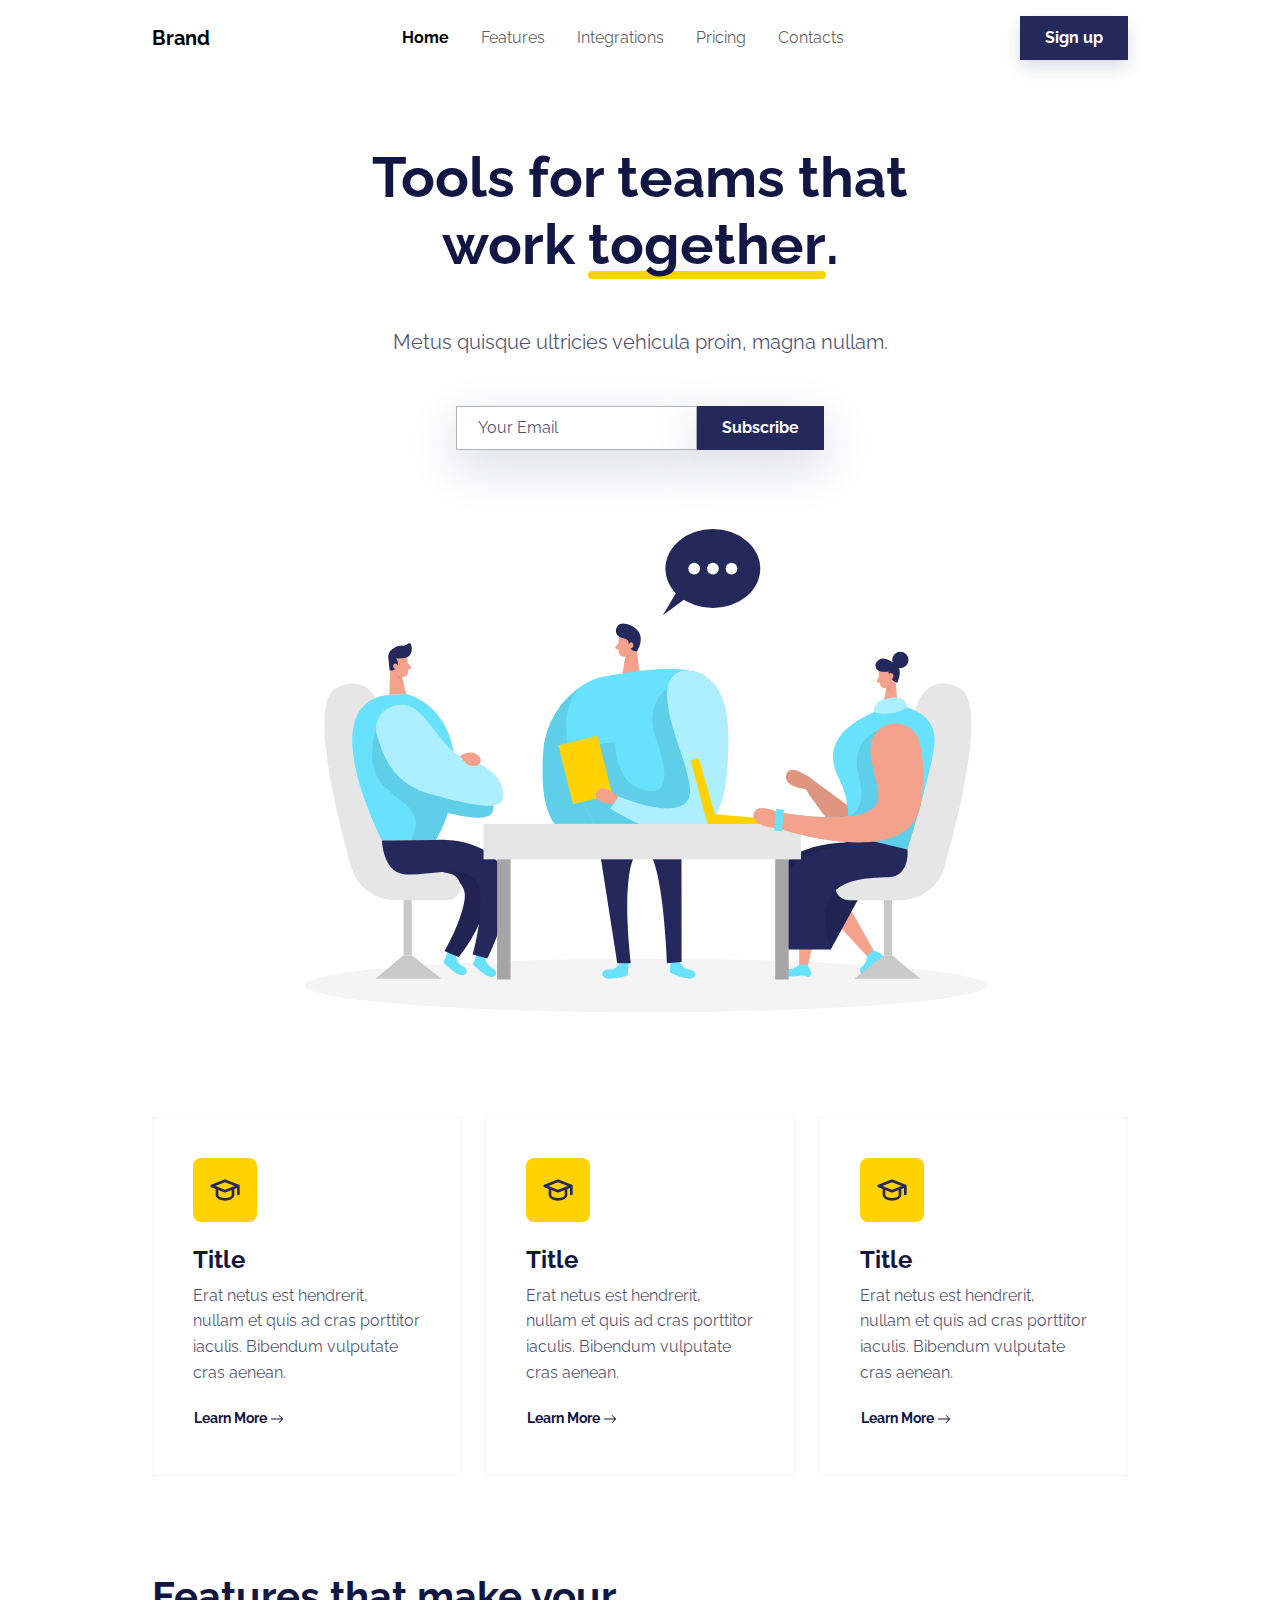
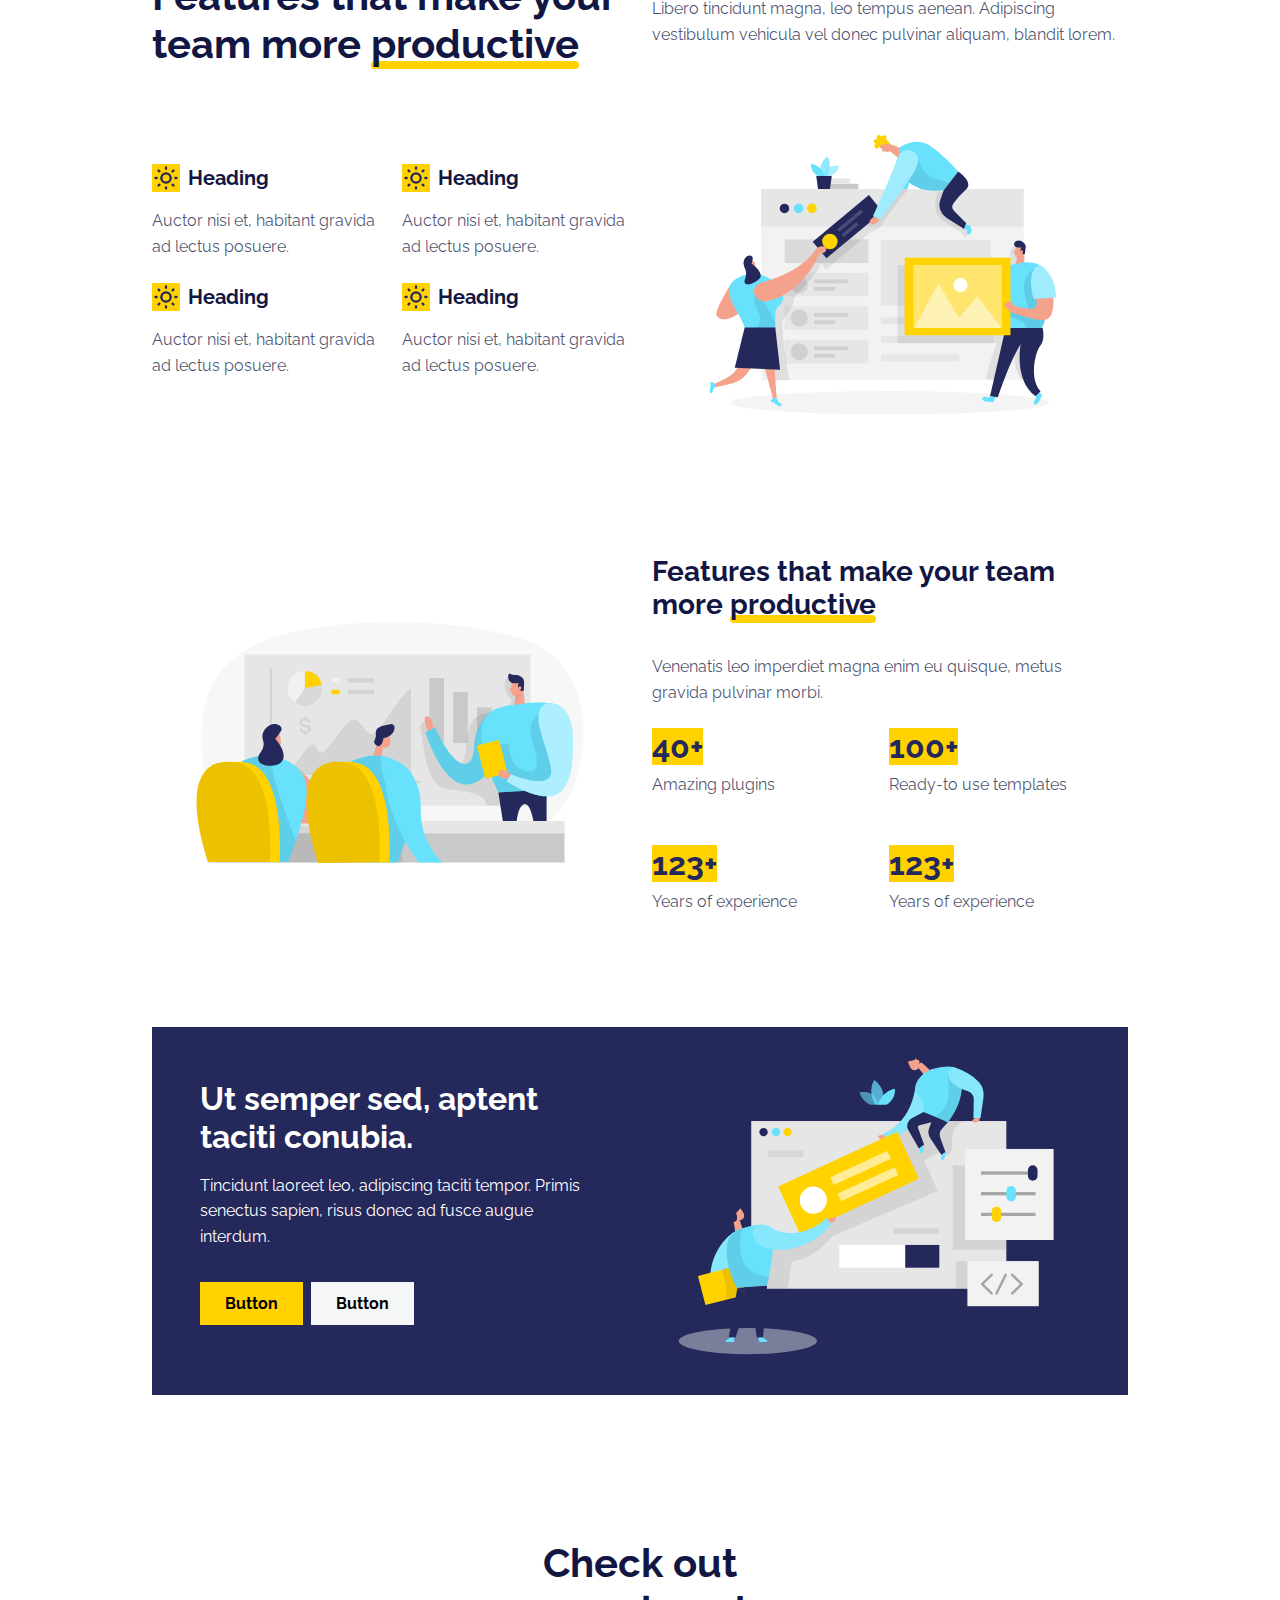
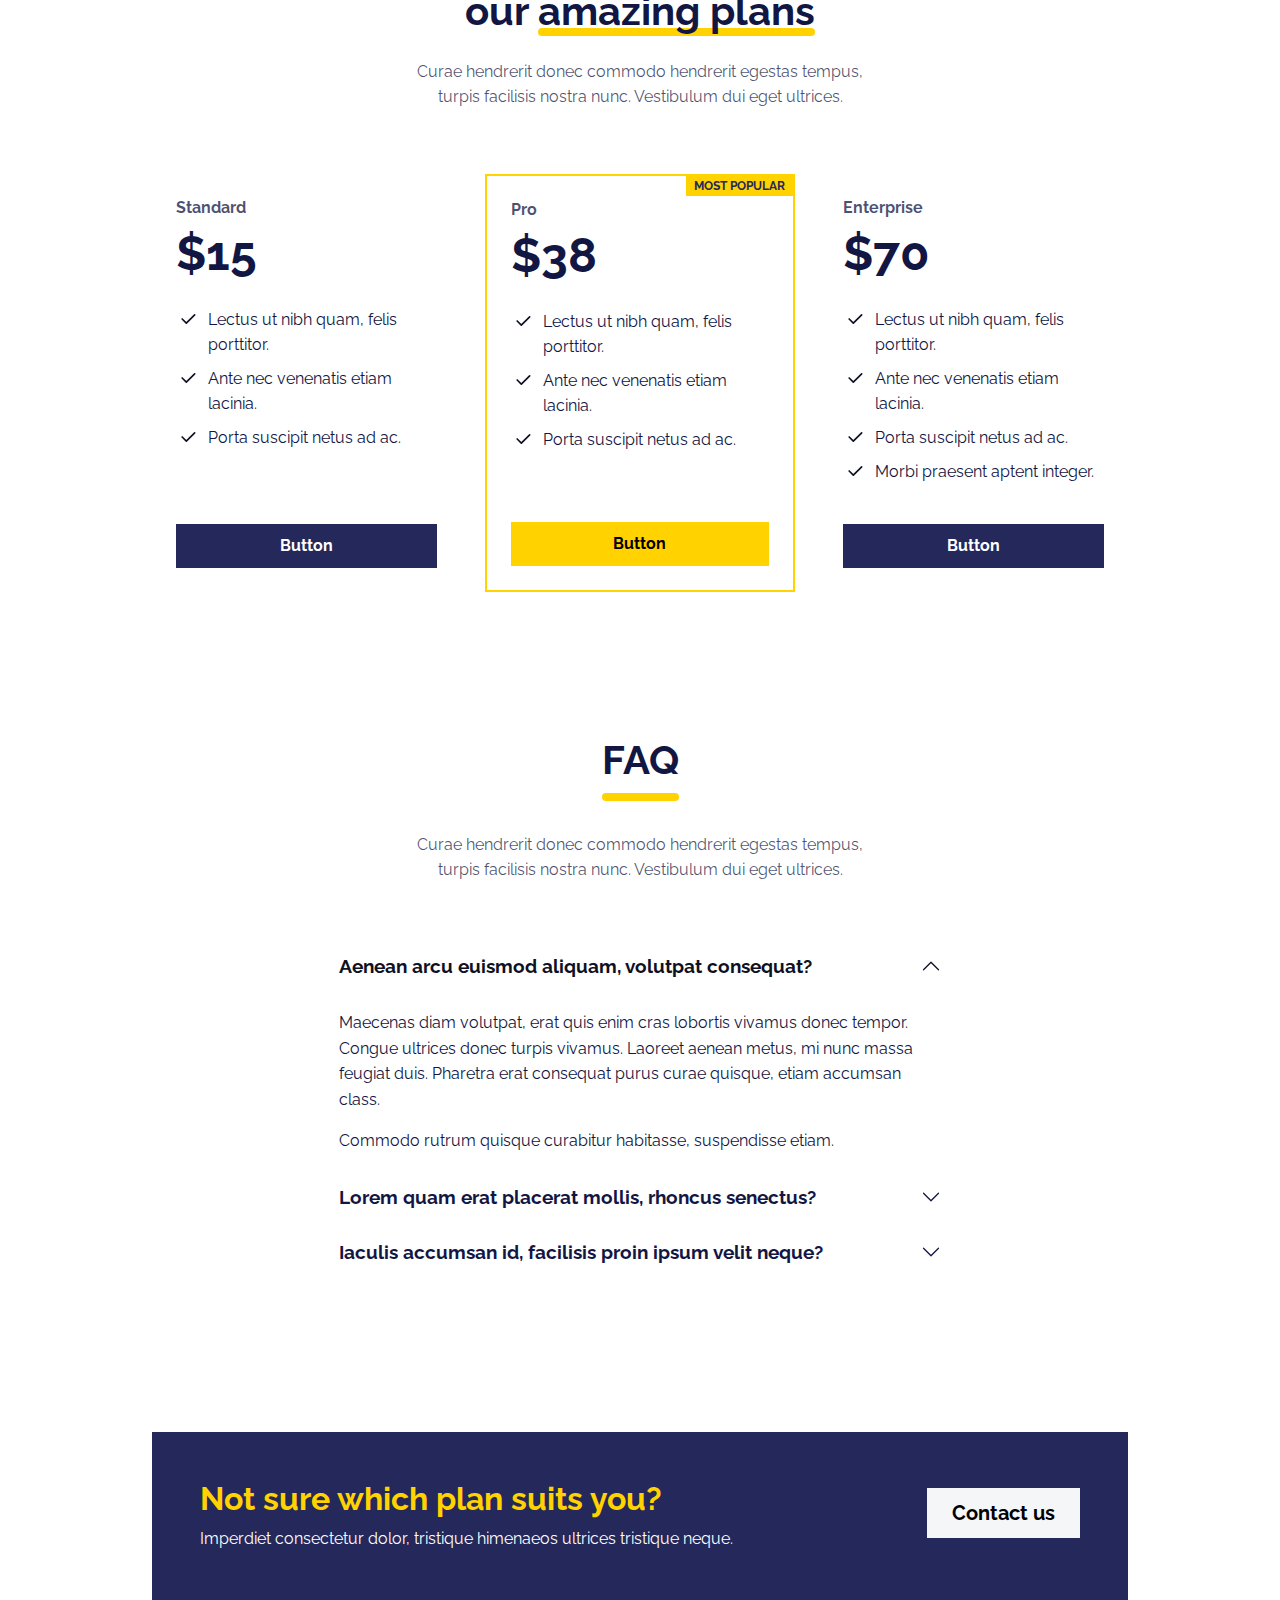
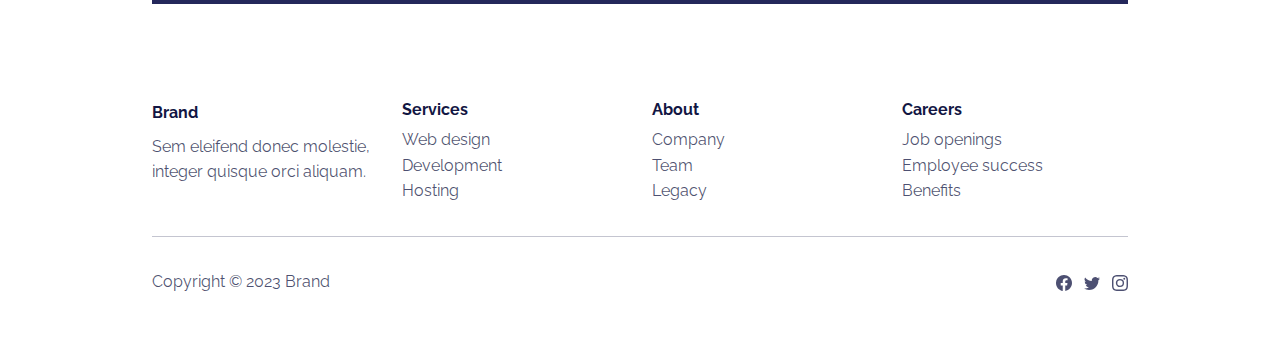
<file: index.html>
<!DOCTYPE html>
<html data-bs-theme="light" lang="en">

<head>
    <meta charset="utf-8">
    <meta name="viewport" content="width=device-width, initial-scale=1.0, shrink-to-fit=no">
    <title>Home - Brand</title>
    <link rel="stylesheet" href="assets/bootstrap/css/bootstrap.min.css">
    <link rel="stylesheet" href="assets/css/styles.min.css">
</head>

<body>
    <nav class="navbar navbar-light navbar-expand-md fixed-top navbar-shrink py-3" id="mainNav">
        <div class="container"><a class="navbar-brand d-flex align-items-center" href="/"><span>Brand</span></a><button data-bs-toggle="collapse" class="navbar-toggler" data-bs-target="#navcol-1"><span class="visually-hidden">Toggle navigation</span><span class="navbar-toggler-icon"></span></button>
            <div class="collapse navbar-collapse" id="navcol-1">
                <ul class="navbar-nav mx-auto">
                    <li class="nav-item"><a class="nav-link active" href="index.html">Home</a></li>
                    <li class="nav-item"><a class="nav-link" href="features.html">Features</a></li>
                    <li class="nav-item"><a class="nav-link" href="integrations.html">Integrations</a></li>
                    <li class="nav-item"><a class="nav-link" href="pricing.html">Pricing</a></li>
                    <li class="nav-item"><a class="nav-link" href="contacts.html">Contacts</a></li>
                </ul><a class="btn btn-primary shadow" role="button" href="signup.html">Sign up</a>
            </div>
        </div>
    </nav>
    <header class="pt-5">
        <div class="container pt-4 pt-xl-5">
            <div class="row pt-5">
                <div class="col-md-8 text-center text-md-start mx-auto">
                    <div class="text-center">
                        <h1 class="display-4 fw-bold mb-5">Tools for teams that work&nbsp;<span class="underline">together</span>.</h1>
                        <p class="fs-5 text-muted mb-5">Metus quisque ultricies vehicula proin, magna nullam.</p>
                        <form class="d-flex justify-content-center flex-wrap" method="post" data-bs-theme="light">
                            <div class="shadow-lg mb-3"><input class="form-control" type="email" name="email" placeholder="Your Email"></div>
                            <div class="shadow-lg mb-3"><button class="btn btn-primary" type="submit">Subscribe </button></div>
                        </form>
                    </div>
                </div>
                <div class="col-12 col-lg-10 mx-auto">
                    <div class="text-center position-relative"><img class="img-fluid" src="assets/img/illustrations/meeting.svg" style="width: 800px;"></div>
                </div>
            </div>
        </div>
    </header>
    <section>
        <div class="container py-4 py-xl-5">
            <div class="row gy-4 row-cols-1 row-cols-md-2 row-cols-lg-3">
                <div class="col">
                    <div class="card border-light border-1 d-flex justify-content-center p-4">
                        <div class="card-body">
                            <div class="bs-icon-lg bs-icon-rounded bs-icon-secondary d-flex flex-shrink-0 justify-content-center align-items-center d-inline-block mb-4 bs-icon"><svg xmlns="http://www.w3.org/2000/svg" width="1em" height="1em" viewBox="0 0 24 24" stroke-width="2" stroke="currentColor" fill="none" stroke-linecap="round" stroke-linejoin="round" class="icon icon-tabler icon-tabler-school">
                                    <path stroke="none" d="M0 0h24v24H0z" fill="none"></path>
                                    <path d="M22 9l-10 -4l-10 4l10 4l10 -4v6"></path>
                                    <path d="M6 10.6v5.4a6 3 0 0 0 12 0v-5.4"></path>
                                </svg></div>
                            <div>
                                <h4 class="fw-bold">Title</h4>
                                <p class="text-muted">Erat netus est hendrerit, nullam et quis ad cras porttitor iaculis. Bibendum vulputate cras aenean.</p><button class="btn btn-sm px-0" type="button">Learn More&nbsp;<svg xmlns="http://www.w3.org/2000/svg" width="1em" height="1em" fill="currentColor" viewBox="0 0 16 16" class="bi bi-arrow-right">
                                        <path fill-rule="evenodd" d="M1 8a.5.5 0 0 1 .5-.5h11.793l-3.147-3.146a.5.5 0 0 1 .708-.708l4 4a.5.5 0 0 1 0 .708l-4 4a.5.5 0 0 1-.708-.708L13.293 8.5H1.5A.5.5 0 0 1 1 8z"></path>
                                    </svg><br></button>
                            </div>
                        </div>
                    </div>
                </div>
                <div class="col">
                    <div class="card border-light border-1 d-flex justify-content-center p-4">
                        <div class="card-body">
                            <div class="bs-icon-lg bs-icon-rounded bs-icon-secondary d-flex flex-shrink-0 justify-content-center align-items-center d-inline-block mb-4 bs-icon"><svg xmlns="http://www.w3.org/2000/svg" width="1em" height="1em" viewBox="0 0 24 24" stroke-width="2" stroke="currentColor" fill="none" stroke-linecap="round" stroke-linejoin="round" class="icon icon-tabler icon-tabler-school">
                                    <path stroke="none" d="M0 0h24v24H0z" fill="none"></path>
                                    <path d="M22 9l-10 -4l-10 4l10 4l10 -4v6"></path>
                                    <path d="M6 10.6v5.4a6 3 0 0 0 12 0v-5.4"></path>
                                </svg></div>
                            <div>
                                <h4 class="fw-bold">Title</h4>
                                <p class="text-muted">Erat netus est hendrerit, nullam et quis ad cras porttitor iaculis. Bibendum vulputate cras aenean.</p><button class="btn btn-sm px-0" type="button">Learn More&nbsp;<svg xmlns="http://www.w3.org/2000/svg" width="1em" height="1em" fill="currentColor" viewBox="0 0 16 16" class="bi bi-arrow-right">
                                        <path fill-rule="evenodd" d="M1 8a.5.5 0 0 1 .5-.5h11.793l-3.147-3.146a.5.5 0 0 1 .708-.708l4 4a.5.5 0 0 1 0 .708l-4 4a.5.5 0 0 1-.708-.708L13.293 8.5H1.5A.5.5 0 0 1 1 8z"></path>
                                    </svg><br></button>
                            </div>
                        </div>
                    </div>
                </div>
                <div class="col">
                    <div class="card border-light border-1 d-flex justify-content-center p-4">
                        <div class="card-body">
                            <div class="bs-icon-lg bs-icon-rounded bs-icon-secondary d-flex flex-shrink-0 justify-content-center align-items-center d-inline-block mb-4 bs-icon"><svg xmlns="http://www.w3.org/2000/svg" width="1em" height="1em" viewBox="0 0 24 24" stroke-width="2" stroke="currentColor" fill="none" stroke-linecap="round" stroke-linejoin="round" class="icon icon-tabler icon-tabler-school">
                                    <path stroke="none" d="M0 0h24v24H0z" fill="none"></path>
                                    <path d="M22 9l-10 -4l-10 4l10 4l10 -4v6"></path>
                                    <path d="M6 10.6v5.4a6 3 0 0 0 12 0v-5.4"></path>
                                </svg></div>
                            <div>
                                <h4 class="fw-bold">Title</h4>
                                <p class="text-muted">Erat netus est hendrerit, nullam et quis ad cras porttitor iaculis. Bibendum vulputate cras aenean.</p><button class="btn btn-sm px-0" type="button">Learn More&nbsp;<svg xmlns="http://www.w3.org/2000/svg" width="1em" height="1em" fill="currentColor" viewBox="0 0 16 16" class="bi bi-arrow-right">
                                        <path fill-rule="evenodd" d="M1 8a.5.5 0 0 1 .5-.5h11.793l-3.147-3.146a.5.5 0 0 1 .708-.708l4 4a.5.5 0 0 1 0 .708l-4 4a.5.5 0 0 1-.708-.708L13.293 8.5H1.5A.5.5 0 0 1 1 8z"></path>
                                    </svg><br></button>
                            </div>
                        </div>
                    </div>
                </div>
            </div>
        </div>
    </section>
    <section>
        <div class="container py-4 py-xl-5">
            <div class="row">
                <div class="col-md-6">
                    <h3 class="display-6 fw-bold pb-md-4">Features that make your team more&nbsp;<span class="underline">productive</span></h3>
                </div>
                <div class="col-md-6 pt-4">
                    <p class="text-muted mb-4">Libero tincidunt magna, leo tempus aenean. Adipiscing vestibulum vehicula vel donec pulvinar aliquam, blandit lorem.</p>
                </div>
            </div>
            <div class="row gy-4 gy-md-0">
                <div class="col-md-6 d-flex d-sm-flex d-md-flex justify-content-center align-items-center justify-content-md-start align-items-md-center justify-content-xl-center">
                    <div>
                        <div class="row gy-2 row-cols-1 row-cols-sm-2">
                            <div class="col text-center text-md-start">
                                <div class="d-flex justify-content-center align-items-center justify-content-md-start"><svg xmlns="http://www.w3.org/2000/svg" width="1em" height="1em" viewBox="0 0 24 24" stroke-width="2" stroke="currentColor" fill="none" stroke-linecap="round" stroke-linejoin="round" class="icon icon-tabler icon-tabler-sun fs-3 text-primary bg-secondary">
                                        <path stroke="none" d="M0 0h24v24H0z" fill="none"></path>
                                        <circle cx="12" cy="12" r="4"></circle>
                                        <path d="M3 12h1m8 -9v1m8 8h1m-9 8v1m-6.4 -15.4l.7 .7m12.1 -.7l-.7 .7m0 11.4l.7 .7m-12.1 -.7l-.7 .7"></path>
                                    </svg>
                                    <h5 class="fw-bold mb-0 ms-2">Heading</h5>
                                </div>
                                <p class="text-muted my-3">Auctor nisi et, habitant gravida ad lectus posuere.</p>
                            </div>
                            <div class="col text-center text-md-start">
                                <div class="d-flex justify-content-center align-items-center justify-content-md-start"><svg xmlns="http://www.w3.org/2000/svg" width="1em" height="1em" viewBox="0 0 24 24" stroke-width="2" stroke="currentColor" fill="none" stroke-linecap="round" stroke-linejoin="round" class="icon icon-tabler icon-tabler-sun fs-3 text-primary bg-secondary">
                                        <path stroke="none" d="M0 0h24v24H0z" fill="none"></path>
                                        <circle cx="12" cy="12" r="4"></circle>
                                        <path d="M3 12h1m8 -9v1m8 8h1m-9 8v1m-6.4 -15.4l.7 .7m12.1 -.7l-.7 .7m0 11.4l.7 .7m-12.1 -.7l-.7 .7"></path>
                                    </svg>
                                    <h5 class="fw-bold mb-0 ms-2">Heading</h5>
                                </div>
                                <p class="text-muted my-3">Auctor nisi et, habitant gravida ad lectus posuere.</p>
                            </div>
                            <div class="col text-center text-md-start">
                                <div class="d-flex justify-content-center align-items-center justify-content-md-start"><svg xmlns="http://www.w3.org/2000/svg" width="1em" height="1em" viewBox="0 0 24 24" stroke-width="2" stroke="currentColor" fill="none" stroke-linecap="round" stroke-linejoin="round" class="icon icon-tabler icon-tabler-sun fs-3 text-primary bg-secondary">
                                        <path stroke="none" d="M0 0h24v24H0z" fill="none"></path>
                                        <circle cx="12" cy="12" r="4"></circle>
                                        <path d="M3 12h1m8 -9v1m8 8h1m-9 8v1m-6.4 -15.4l.7 .7m12.1 -.7l-.7 .7m0 11.4l.7 .7m-12.1 -.7l-.7 .7"></path>
                                    </svg>
                                    <h5 class="fw-bold mb-0 ms-2">Heading</h5>
                                </div>
                                <p class="text-muted my-3">Auctor nisi et, habitant gravida ad lectus posuere.</p>
                            </div>
                            <div class="col text-center text-md-start">
                                <div class="d-flex justify-content-center align-items-center justify-content-md-start"><svg xmlns="http://www.w3.org/2000/svg" width="1em" height="1em" viewBox="0 0 24 24" stroke-width="2" stroke="currentColor" fill="none" stroke-linecap="round" stroke-linejoin="round" class="icon icon-tabler icon-tabler-sun fs-3 text-primary bg-secondary">
                                        <path stroke="none" d="M0 0h24v24H0z" fill="none"></path>
                                        <circle cx="12" cy="12" r="4"></circle>
                                        <path d="M3 12h1m8 -9v1m8 8h1m-9 8v1m-6.4 -15.4l.7 .7m12.1 -.7l-.7 .7m0 11.4l.7 .7m-12.1 -.7l-.7 .7"></path>
                                    </svg>
                                    <h5 class="fw-bold mb-0 ms-2">Heading</h5>
                                </div>
                                <p class="text-muted my-3">Auctor nisi et, habitant gravida ad lectus posuere.</p>
                            </div>
                        </div>
                    </div>
                </div>
                <div class="col-md-6 order-first order-md-last">
                    <div><img class="rounded img-fluid w-100 fit-cover" style="min-height: 300px;" src="assets/img/illustrations/teamwork.svg"></div>
                </div>
            </div>
        </div>
    </section>
    <section>
        <div class="container py-4 py-xl-5">
            <div class="row gy-4 gy-md-0">
                <div class="col-md-6 text-center text-md-start d-flex d-sm-flex d-md-flex justify-content-center align-items-center justify-content-md-start align-items-md-center justify-content-xl-center">
                    <div><img class="rounded img-fluid fit-cover" style="min-height: 300px;" src="assets/img/illustrations/presentation.svg" width="800"></div>
                </div>
                <div class="col">
                    <div style="max-width: 450px;">
                        <h3 class="fw-bold pb-md-4">Features that make your team more&nbsp;<span class="underline">productive</span></h3>
                        <p class="text-muted py-4 py-md-0">Venenatis leo imperdiet magna enim eu quisque, metus gravida pulvinar morbi.</p>
                        <div class="row gy-4 row-cols-2 row-cols-md-2">
                            <div class="col">
                                <div><span class="fs-2 fw-bold text-primary bg-secondary">40+</span>
                                    <p class="fw-normal text-muted">Amazing plugins</p>
                                </div>
                            </div>
                            <div class="col">
                                <div><span class="fs-2 fw-bold text-primary bg-secondary">100+</span>
                                    <p class="fw-normal text-muted">Ready-to use templates</p>
                                </div>
                            </div>
                            <div class="col">
                                <div><span class="fs-2 fw-bold text-primary bg-secondary">123+</span>
                                    <p class="fw-normal text-muted">Years of experience</p>
                                </div>
                            </div>
                            <div class="col">
                                <div><span class="fs-2 fw-bold text-primary bg-secondary">123+</span>
                                    <p class="fw-normal text-muted">Years of experience</p>
                                </div>
                            </div>
                        </div>
                    </div>
                </div>
            </div>
        </div>
    </section>
    <section class="py-4 py-xl-5">
        <div class="container">
            <div class="bg-primary border rounded border-0 border-primary overflow-hidden">
                <div class="row g-0">
                    <div class="col-md-6 d-flex flex-column justify-content-center">
                        <div class="text-white p-4 p-md-5">
                            <h2 class="fw-bold mb-3">Ut semper sed, aptent taciti conubia.</h2>
                            <p class="mb-4">Tincidunt laoreet leo, adipiscing taciti tempor. Primis senectus sapien, risus donec ad fusce augue interdum.</p>
                            <div class="my-3"><a class="btn btn-secondary me-2 mt-2" role="button" href="#">Button</a><a class="btn btn-light mt-2" role="button" href="#">Button</a></div>
                        </div>
                    </div>
                    <div class="col-md-6 order-first order-md-last" style="min-height: 250px;"><img class="w-100 h-100 fit-contain pt-5 pt-md-0" src="assets/img/illustrations/web-development.svg"></div>
                </div>
            </div>
        </div>
    </section>
    <section class="py-5">
        <div class="container py-4 py-xl-5">
            <div class="row mb-5">
                <div class="col-md-8 col-xl-6 text-center mx-auto">
                    <h2 class="display-6 fw-bold mb-4">Check out<br>our <span class="underline">amazing plans</span></h2>
                    <p class="text-muted">Curae hendrerit donec commodo hendrerit egestas tempus, turpis facilisis nostra nunc. Vestibulum dui eget ultrices.</p>
                </div>
            </div>
            <div class="row gy-4 row-cols-1 row-cols-md-2 row-cols-lg-3">
                <div class="col">
                    <div class="card border-0 h-100">
                        <div class="card-body d-flex flex-column justify-content-between p-4">
                            <div>
                                <h6 class="fw-bold text-muted">Standard</h6>
                                <h4 class="display-5 fw-bold mb-4">$15</h4>
                                <ul class="list-unstyled">
                                    <li class="d-flex mb-2"><span class="bs-icon-xs bs-icon-rounded bs-icon me-2"><svg xmlns="http://www.w3.org/2000/svg" width="1em" height="1em" viewBox="0 0 24 24" stroke-width="2" stroke="currentColor" fill="none" stroke-linecap="round" stroke-linejoin="round" class="icon icon-tabler icon-tabler-check fs-5 text-primary-emphasis">
                                                <path stroke="none" d="M0 0h24v24H0z" fill="none"></path>
                                                <path d="M5 12l5 5l10 -10"></path>
                                            </svg></span><span>Lectus ut nibh quam, felis porttitor.</span></li>
                                    <li class="d-flex mb-2"><span class="bs-icon-xs bs-icon-rounded bs-icon me-2"><svg xmlns="http://www.w3.org/2000/svg" width="1em" height="1em" viewBox="0 0 24 24" stroke-width="2" stroke="currentColor" fill="none" stroke-linecap="round" stroke-linejoin="round" class="icon icon-tabler icon-tabler-check fs-5 text-primary-emphasis">
                                                <path stroke="none" d="M0 0h24v24H0z" fill="none"></path>
                                                <path d="M5 12l5 5l10 -10"></path>
                                            </svg></span><span>Ante nec venenatis etiam lacinia.</span></li>
                                    <li class="d-flex mb-2"><span class="bs-icon-xs bs-icon-rounded bs-icon me-2"><svg xmlns="http://www.w3.org/2000/svg" width="1em" height="1em" viewBox="0 0 24 24" stroke-width="2" stroke="currentColor" fill="none" stroke-linecap="round" stroke-linejoin="round" class="icon icon-tabler icon-tabler-check fs-5 text-primary-emphasis">
                                                <path stroke="none" d="M0 0h24v24H0z" fill="none"></path>
                                                <path d="M5 12l5 5l10 -10"></path>
                                            </svg></span><span>Porta suscipit netus ad ac.</span></li>
                                </ul>
                            </div><a class="btn btn-primary" role="button" href="#">Button</a>
                        </div>
                    </div>
                </div>
                <div class="col">
                    <div class="card border-secondary border-2 h-100">
                        <div class="card-body d-flex flex-column justify-content-between p-4"><span class="badge bg-secondary position-absolute top-0 end-0 rounded-bottom-left text-uppercase text-primary">Most Popular</span>
                            <div>
                                <h6 class="fw-bold text-muted">Pro</h6>
                                <h4 class="display-5 fw-bold mb-4">$38</h4>
                                <ul class="list-unstyled">
                                    <li class="d-flex mb-2"><span class="bs-icon-xs bs-icon-rounded bs-icon me-2"><svg xmlns="http://www.w3.org/2000/svg" width="1em" height="1em" viewBox="0 0 24 24" stroke-width="2" stroke="currentColor" fill="none" stroke-linecap="round" stroke-linejoin="round" class="icon icon-tabler icon-tabler-check fs-5 text-primary-emphasis">
                                                <path stroke="none" d="M0 0h24v24H0z" fill="none"></path>
                                                <path d="M5 12l5 5l10 -10"></path>
                                            </svg></span><span>Lectus ut nibh quam, felis porttitor.</span></li>
                                    <li class="d-flex mb-2"><span class="bs-icon-xs bs-icon-rounded bs-icon me-2"><svg xmlns="http://www.w3.org/2000/svg" width="1em" height="1em" viewBox="0 0 24 24" stroke-width="2" stroke="currentColor" fill="none" stroke-linecap="round" stroke-linejoin="round" class="icon icon-tabler icon-tabler-check fs-5 text-primary-emphasis">
                                                <path stroke="none" d="M0 0h24v24H0z" fill="none"></path>
                                                <path d="M5 12l5 5l10 -10"></path>
                                            </svg></span><span>Ante nec venenatis etiam lacinia.</span></li>
                                    <li class="d-flex mb-2"><span class="bs-icon-xs bs-icon-rounded bs-icon me-2"><svg xmlns="http://www.w3.org/2000/svg" width="1em" height="1em" viewBox="0 0 24 24" stroke-width="2" stroke="currentColor" fill="none" stroke-linecap="round" stroke-linejoin="round" class="icon icon-tabler icon-tabler-check fs-5 text-primary-emphasis">
                                                <path stroke="none" d="M0 0h24v24H0z" fill="none"></path>
                                                <path d="M5 12l5 5l10 -10"></path>
                                            </svg></span><span>Porta suscipit netus ad ac.</span></li>
                                </ul>
                            </div><a class="btn btn-warning" role="button" href="#">Button</a>
                        </div>
                    </div>
                </div>
                <div class="col">
                    <div class="card border-0 h-100">
                        <div class="card-body d-flex flex-column justify-content-between p-4">
                            <div class="pb-4">
                                <h6 class="fw-bold text-muted">Enterprise</h6>
                                <h4 class="display-5 fw-bold mb-4">$70</h4>
                                <ul class="list-unstyled">
                                    <li class="d-flex mb-2"><span class="bs-icon-xs bs-icon-rounded bs-icon me-2"><svg xmlns="http://www.w3.org/2000/svg" width="1em" height="1em" viewBox="0 0 24 24" stroke-width="2" stroke="currentColor" fill="none" stroke-linecap="round" stroke-linejoin="round" class="icon icon-tabler icon-tabler-check fs-5 text-primary-emphasis">
                                                <path stroke="none" d="M0 0h24v24H0z" fill="none"></path>
                                                <path d="M5 12l5 5l10 -10"></path>
                                            </svg></span><span>Lectus ut nibh quam, felis porttitor.</span></li>
                                    <li class="d-flex mb-2"><span class="bs-icon-xs bs-icon-rounded bs-icon me-2"><svg xmlns="http://www.w3.org/2000/svg" width="1em" height="1em" viewBox="0 0 24 24" stroke-width="2" stroke="currentColor" fill="none" stroke-linecap="round" stroke-linejoin="round" class="icon icon-tabler icon-tabler-check fs-5 text-primary-emphasis">
                                                <path stroke="none" d="M0 0h24v24H0z" fill="none"></path>
                                                <path d="M5 12l5 5l10 -10"></path>
                                            </svg></span><span>Ante nec venenatis etiam lacinia.</span></li>
                                    <li class="d-flex mb-2"><span class="bs-icon-xs bs-icon-rounded bs-icon me-2"><svg xmlns="http://www.w3.org/2000/svg" width="1em" height="1em" viewBox="0 0 24 24" stroke-width="2" stroke="currentColor" fill="none" stroke-linecap="round" stroke-linejoin="round" class="icon icon-tabler icon-tabler-check fs-5 text-primary-emphasis">
                                                <path stroke="none" d="M0 0h24v24H0z" fill="none"></path>
                                                <path d="M5 12l5 5l10 -10"></path>
                                            </svg></span><span>Porta suscipit netus ad ac.</span></li>
                                    <li class="d-flex mb-2"><span class="bs-icon-xs bs-icon-rounded bs-icon me-2"><svg xmlns="http://www.w3.org/2000/svg" width="1em" height="1em" viewBox="0 0 24 24" stroke-width="2" stroke="currentColor" fill="none" stroke-linecap="round" stroke-linejoin="round" class="icon icon-tabler icon-tabler-check fs-5 text-primary-emphasis">
                                                <path stroke="none" d="M0 0h24v24H0z" fill="none"></path>
                                                <path d="M5 12l5 5l10 -10"></path>
                                            </svg></span><span>Morbi praesent aptent integer.</span></li>
                                </ul>
                            </div><a class="btn btn-primary" role="button" href="#">Button</a>
                        </div>
                    </div>
                </div>
            </div>
        </div>
    </section>
    <section class="py-4 py-xl-5 mb-5">
        <div class="container">
            <div class="row mb-2">
                <div class="col-md-8 col-xl-6 text-center mx-auto">
                    <h2 class="display-6 fw-bold mb-5"><span class="pb-3 underline">FAQ<br></span></h2>
                    <p class="text-muted mb-5">Curae hendrerit donec commodo hendrerit egestas tempus, turpis facilisis nostra nunc. Vestibulum dui eget ultrices.</p>
                </div>
            </div>
            <div class="row mb-2">
                <div class="col-md-8 mx-auto">
                    <div class="accordion text-muted" role="tablist" id="accordion-1">
                        <div class="accordion-item">
                            <h2 class="accordion-header" role="tab"><button class="accordion-button" type="button" data-bs-toggle="collapse" data-bs-target="#accordion-1 .item-1" aria-expanded="true" aria-controls="accordion-1 .item-1">Aenean arcu euismod aliquam, volutpat consequat?</button></h2>
                            <div class="accordion-collapse collapse show item-1" role="tabpanel" data-bs-parent="#accordion-1">
                                <div class="accordion-body">
                                    <p>Maecenas diam volutpat, erat quis enim cras lobortis vivamus donec tempor. Congue ultrices donec turpis vivamus. Laoreet aenean metus, mi nunc massa feugiat duis. Pharetra erat consequat purus curae quisque, etiam accumsan class.</p>
                                    <p class="mb-0">Commodo rutrum quisque curabitur habitasse, suspendisse etiam.</p>
                                </div>
                            </div>
                        </div>
                        <div class="accordion-item">
                            <h2 class="accordion-header" role="tab"><button class="accordion-button collapsed" type="button" data-bs-toggle="collapse" data-bs-target="#accordion-1 .item-2" aria-expanded="false" aria-controls="accordion-1 .item-2">Lorem quam erat placerat mollis, rhoncus senectus?</button></h2>
                            <div class="accordion-collapse collapse item-2" role="tabpanel" data-bs-parent="#accordion-1">
                                <div class="accordion-body">
                                    <p class="mb-0">Nullam id dolor id nibh ultricies vehicula ut id elit. Cras justo odio, dapibus ac facilisis in, egestas eget quam. Donec id elit non mi porta gravida at eget metus.</p>
                                </div>
                            </div>
                        </div>
                        <div class="accordion-item">
                            <h2 class="accordion-header" role="tab"><button class="accordion-button collapsed" type="button" data-bs-toggle="collapse" data-bs-target="#accordion-1 .item-3" aria-expanded="false" aria-controls="accordion-1 .item-3">Iaculis accumsan id, facilisis proin ipsum velit neque?</button></h2>
                            <div class="accordion-collapse collapse item-3" role="tabpanel" data-bs-parent="#accordion-1">
                                <div class="accordion-body">
                                    <p class="mb-0">Nullam id dolor id nibh ultricies vehicula ut id elit. Cras justo odio, dapibus ac facilisis in, egestas eget quam. Donec id elit non mi porta gravida at eget metus.</p>
                                </div>
                            </div>
                        </div>
                    </div>
                </div>
            </div>
        </div>
    </section>
    <section class="py-4 py-xl-5">
        <div class="container">
            <div class="text-white bg-primary border rounded border-0 border-primary d-flex flex-column justify-content-between flex-lg-row p-4 p-md-5">
                <div class="pb-2 pb-lg-1">
                    <h2 class="fw-bold text-secondary mb-2">Not sure which plan suits you?</h2>
                    <p class="mb-0">Imperdiet consectetur dolor, tristique himenaeos ultrices tristique neque.</p>
                </div>
                <div class="my-2"><a class="btn btn-light fs-5 py-2 px-4" role="button" href="contacts.html">Contact us</a></div>
            </div>
        </div>
    </section>
    <footer>
        <div class="container py-4 py-lg-5">
            <div class="row row-cols-2 row-cols-md-4">
                <div class="col-12 col-md-3">
                    <div class="fw-bold d-flex align-items-center mb-2"><span>Brand</span></div>
                    <p class="text-muted">Sem eleifend donec molestie, integer quisque orci aliquam.</p>
                </div>
                <div class="col-sm-4 col-md-3 text-lg-start d-flex flex-column">
                    <h3 class="fs-6 fw-bold">Services</h3>
                    <ul class="list-unstyled">
                        <li><a href="#">Web design</a></li>
                        <li><a href="#">Development</a></li>
                        <li><a href="#">Hosting</a></li>
                    </ul>
                </div>
                <div class="col-sm-4 col-md-3 text-lg-start d-flex flex-column">
                    <h3 class="fs-6 fw-bold">About</h3>
                    <ul class="list-unstyled">
                        <li><a href="#">Company</a></li>
                        <li><a href="#">Team</a></li>
                        <li><a href="#">Legacy</a></li>
                    </ul>
                </div>
                <div class="col-sm-4 col-md-3 text-lg-start d-flex flex-column">
                    <h3 class="fs-6 fw-bold">Careers</h3>
                    <ul class="list-unstyled">
                        <li><a href="#">Job openings</a></li>
                        <li><a href="#">Employee success</a></li>
                        <li><a href="#">Benefits</a></li>
                    </ul>
                </div>
            </div>
            <hr>
            <div class="text-muted d-flex justify-content-between align-items-center pt-3">
                <p class="mb-0">Copyright © 2023 Brand</p>
                <ul class="list-inline mb-0">
                    <li class="list-inline-item"><svg xmlns="http://www.w3.org/2000/svg" width="1em" height="1em" fill="currentColor" viewBox="0 0 16 16" class="bi bi-facebook">
                            <path d="M16 8.049c0-4.446-3.582-8.05-8-8.05C3.58 0-.002 3.603-.002 8.05c0 4.017 2.926 7.347 6.75 7.951v-5.625h-2.03V8.05H6.75V6.275c0-2.017 1.195-3.131 3.022-3.131.876 0 1.791.157 1.791.157v1.98h-1.009c-.993 0-1.303.621-1.303 1.258v1.51h2.218l-.354 2.326H9.25V16c3.824-.604 6.75-3.934 6.75-7.951z"></path>
                        </svg></li>
                    <li class="list-inline-item"><svg xmlns="http://www.w3.org/2000/svg" width="1em" height="1em" fill="currentColor" viewBox="0 0 16 16" class="bi bi-twitter">
                            <path d="M5.026 15c6.038 0 9.341-5.003 9.341-9.334 0-.14 0-.282-.006-.422A6.685 6.685 0 0 0 16 3.542a6.658 6.658 0 0 1-1.889.518 3.301 3.301 0 0 0 1.447-1.817 6.533 6.533 0 0 1-2.087.793A3.286 3.286 0 0 0 7.875 6.03a9.325 9.325 0 0 1-6.767-3.429 3.289 3.289 0 0 0 1.018 4.382A3.323 3.323 0 0 1 .64 6.575v.045a3.288 3.288 0 0 0 2.632 3.218 3.203 3.203 0 0 1-.865.115 3.23 3.23 0 0 1-.614-.057 3.283 3.283 0 0 0 3.067 2.277A6.588 6.588 0 0 1 .78 13.58a6.32 6.32 0 0 1-.78-.045A9.344 9.344 0 0 0 5.026 15z"></path>
                        </svg></li>
                    <li class="list-inline-item"><svg xmlns="http://www.w3.org/2000/svg" width="1em" height="1em" fill="currentColor" viewBox="0 0 16 16" class="bi bi-instagram">
                            <path d="M8 0C5.829 0 5.556.01 4.703.048 3.85.088 3.269.222 2.76.42a3.917 3.917 0 0 0-1.417.923A3.927 3.927 0 0 0 .42 2.76C.222 3.268.087 3.85.048 4.7.01 5.555 0 5.827 0 8.001c0 2.172.01 2.444.048 3.297.04.852.174 1.433.372 1.942.205.526.478.972.923 1.417.444.445.89.719 1.416.923.51.198 1.09.333 1.942.372C5.555 15.99 5.827 16 8 16s2.444-.01 3.298-.048c.851-.04 1.434-.174 1.943-.372a3.916 3.916 0 0 0 1.416-.923c.445-.445.718-.891.923-1.417.197-.509.332-1.09.372-1.942C15.99 10.445 16 10.173 16 8s-.01-2.445-.048-3.299c-.04-.851-.175-1.433-.372-1.941a3.926 3.926 0 0 0-.923-1.417A3.911 3.911 0 0 0 13.24.42c-.51-.198-1.092-.333-1.943-.372C10.443.01 10.172 0 7.998 0h.003zm-.717 1.442h.718c2.136 0 2.389.007 3.232.046.78.035 1.204.166 1.486.275.373.145.64.319.92.599.28.28.453.546.598.92.11.281.24.705.275 1.485.039.843.047 1.096.047 3.231s-.008 2.389-.047 3.232c-.035.78-.166 1.203-.275 1.485a2.47 2.47 0 0 1-.599.919c-.28.28-.546.453-.92.598-.28.11-.704.24-1.485.276-.843.038-1.096.047-3.232.047s-2.39-.009-3.233-.047c-.78-.036-1.203-.166-1.485-.276a2.478 2.478 0 0 1-.92-.598 2.48 2.48 0 0 1-.6-.92c-.109-.281-.24-.705-.275-1.485-.038-.843-.046-1.096-.046-3.233 0-2.136.008-2.388.046-3.231.036-.78.166-1.204.276-1.486.145-.373.319-.64.599-.92.28-.28.546-.453.92-.598.282-.11.705-.24 1.485-.276.738-.034 1.024-.044 2.515-.045v.002zm4.988 1.328a.96.96 0 1 0 0 1.92.96.96 0 0 0 0-1.92zm-4.27 1.122a4.109 4.109 0 1 0 0 8.217 4.109 4.109 0 0 0 0-8.217zm0 1.441a2.667 2.667 0 1 1 0 5.334 2.667 2.667 0 0 1 0-5.334z"></path>
                        </svg></li>
                </ul>
            </div>
        </div>
    </footer>
    <script src="assets/bootstrap/js/bootstrap.min.js"></script>
    <script src="assets/js/script.min.js"></script>
</body>

</html>
</file>
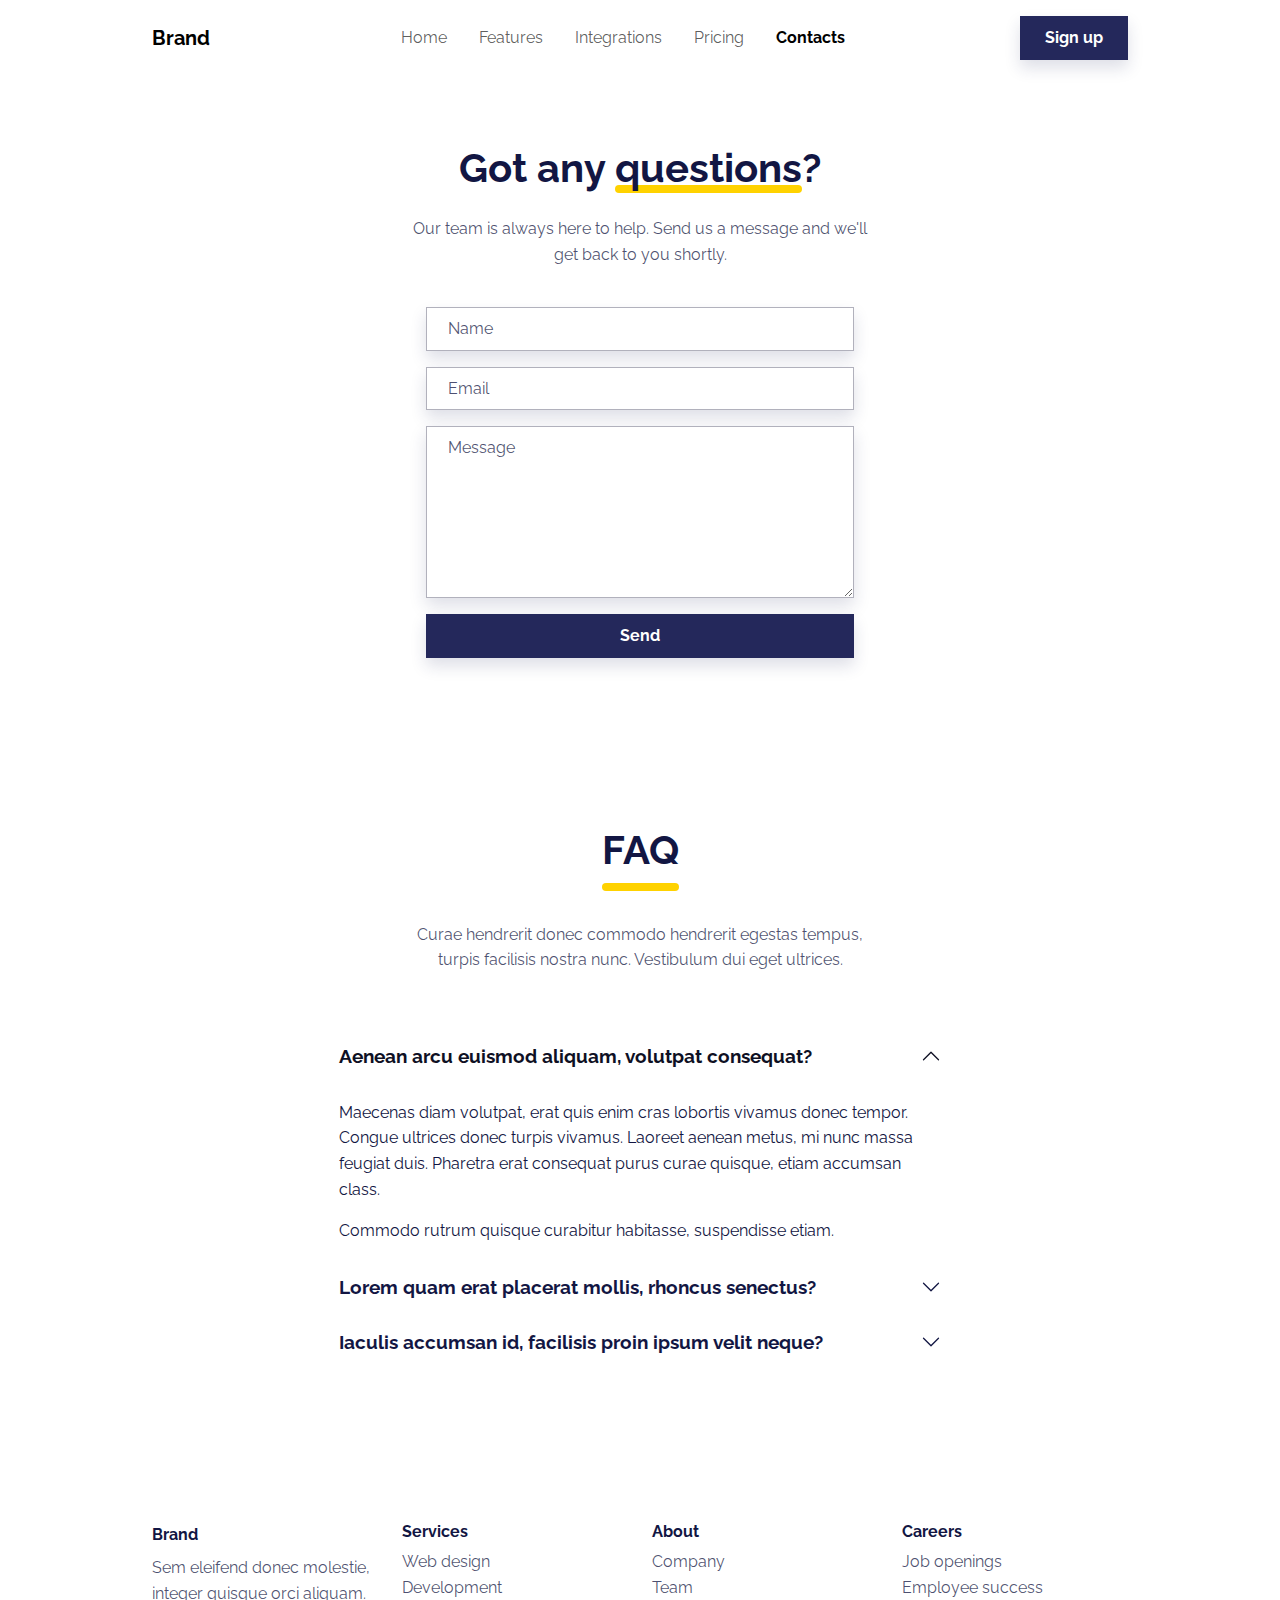
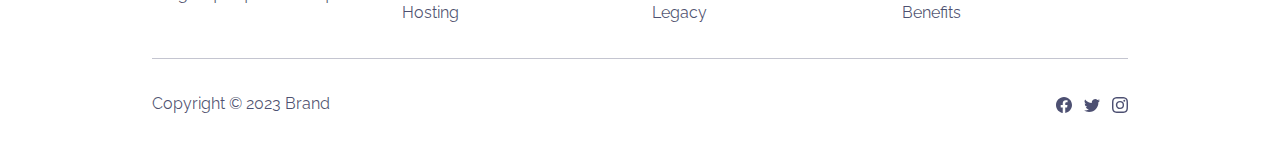
<file: contacts.html>
<!DOCTYPE html>
<html data-bs-theme="light" lang="en">

<head>
    <meta charset="utf-8">
    <meta name="viewport" content="width=device-width, initial-scale=1.0, shrink-to-fit=no">
    <title>Contacts - Brand</title>
    <link rel="stylesheet" href="assets/bootstrap/css/bootstrap.min.css">
    <link rel="stylesheet" href="assets/css/styles.min.css">
</head>

<body>
    <nav class="navbar navbar-light navbar-expand-md fixed-top navbar-shrink py-3" id="mainNav">
        <div class="container"><a class="navbar-brand d-flex align-items-center" href="/"><span>Brand</span></a><button data-bs-toggle="collapse" class="navbar-toggler" data-bs-target="#navcol-1"><span class="visually-hidden">Toggle navigation</span><span class="navbar-toggler-icon"></span></button>
            <div class="collapse navbar-collapse" id="navcol-1">
                <ul class="navbar-nav mx-auto">
                    <li class="nav-item"><a class="nav-link" href="index.html">Home</a></li>
                    <li class="nav-item"><a class="nav-link" href="features.html">Features</a></li>
                    <li class="nav-item"><a class="nav-link" href="integrations.html">Integrations</a></li>
                    <li class="nav-item"><a class="nav-link" href="pricing.html">Pricing</a></li>
                    <li class="nav-item"><a class="nav-link active" href="contacts.html">Contacts</a></li>
                </ul><a class="btn btn-primary shadow" role="button" href="signup.html">Sign up</a>
            </div>
        </div>
    </nav>
    <section class="py-5 mt-5">
        <div class="container py-5">
            <div class="row">
                <div class="col-md-8 col-xl-6 text-center mx-auto">
                    <h2 class="display-6 fw-bold mb-4">Got any <span class="underline">questions</span>?</h2>
                    <p class="text-muted">Our team is always here to help. Send us a message and we'll get back to you shortly.</p>
                </div>
            </div>
            <div class="row d-flex justify-content-center">
                <div class="col-md-6">
                    <div>
                        <form class="p-3 p-xl-4" method="post" data-bs-theme="light">
                            <div class="mb-3"><input class="shadow form-control" type="text" id="name-1" name="name" placeholder="Name"></div>
                            <div class="mb-3"><input class="shadow form-control" type="email" id="email-1" name="email" placeholder="Email"></div>
                            <div class="mb-3"><textarea class="shadow form-control" id="message-1" name="message" rows="6" placeholder="Message"></textarea></div>
                            <div><button class="btn btn-primary shadow d-block w-100" type="submit">Send </button></div>
                        </form>
                    </div>
                </div>
            </div>
        </div>
    </section>
    <section class="py-4 py-xl-5 mb-5">
        <div class="container">
            <div class="row mb-2">
                <div class="col-md-8 col-xl-6 text-center mx-auto">
                    <h2 class="display-6 fw-bold mb-5"><span class="pb-3 underline">FAQ<br></span></h2>
                    <p class="text-muted mb-5">Curae hendrerit donec commodo hendrerit egestas tempus, turpis facilisis nostra nunc. Vestibulum dui eget ultrices.</p>
                </div>
            </div>
            <div class="row mb-2">
                <div class="col-md-8 mx-auto">
                    <div class="accordion text-muted" role="tablist" id="accordion-1">
                        <div class="accordion-item">
                            <h2 class="accordion-header" role="tab"><button class="accordion-button" type="button" data-bs-toggle="collapse" data-bs-target="#accordion-1 .item-1" aria-expanded="true" aria-controls="accordion-1 .item-1">Aenean arcu euismod aliquam, volutpat consequat?</button></h2>
                            <div class="accordion-collapse collapse show item-1" role="tabpanel" data-bs-parent="#accordion-1">
                                <div class="accordion-body">
                                    <p>Maecenas diam volutpat, erat quis enim cras lobortis vivamus donec tempor. Congue ultrices donec turpis vivamus. Laoreet aenean metus, mi nunc massa feugiat duis. Pharetra erat consequat purus curae quisque, etiam accumsan class.</p>
                                    <p class="mb-0">Commodo rutrum quisque curabitur habitasse, suspendisse etiam.</p>
                                </div>
                            </div>
                        </div>
                        <div class="accordion-item">
                            <h2 class="accordion-header" role="tab"><button class="accordion-button collapsed" type="button" data-bs-toggle="collapse" data-bs-target="#accordion-1 .item-2" aria-expanded="false" aria-controls="accordion-1 .item-2">Lorem quam erat placerat mollis, rhoncus senectus?</button></h2>
                            <div class="accordion-collapse collapse item-2" role="tabpanel" data-bs-parent="#accordion-1">
                                <div class="accordion-body">
                                    <p class="mb-0">Nullam id dolor id nibh ultricies vehicula ut id elit. Cras justo odio, dapibus ac facilisis in, egestas eget quam. Donec id elit non mi porta gravida at eget metus.</p>
                                </div>
                            </div>
                        </div>
                        <div class="accordion-item">
                            <h2 class="accordion-header" role="tab"><button class="accordion-button collapsed" type="button" data-bs-toggle="collapse" data-bs-target="#accordion-1 .item-3" aria-expanded="false" aria-controls="accordion-1 .item-3">Iaculis accumsan id, facilisis proin ipsum velit neque?</button></h2>
                            <div class="accordion-collapse collapse item-3" role="tabpanel" data-bs-parent="#accordion-1">
                                <div class="accordion-body">
                                    <p class="mb-0">Nullam id dolor id nibh ultricies vehicula ut id elit. Cras justo odio, dapibus ac facilisis in, egestas eget quam. Donec id elit non mi porta gravida at eget metus.</p>
                                </div>
                            </div>
                        </div>
                    </div>
                </div>
            </div>
        </div>
    </section>
    <footer>
        <div class="container py-4 py-lg-5">
            <div class="row row-cols-2 row-cols-md-4">
                <div class="col-12 col-md-3">
                    <div class="fw-bold d-flex align-items-center mb-2"><span>Brand</span></div>
                    <p class="text-muted">Sem eleifend donec molestie, integer quisque orci aliquam.</p>
                </div>
                <div class="col-sm-4 col-md-3 text-lg-start d-flex flex-column">
                    <h3 class="fs-6 fw-bold">Services</h3>
                    <ul class="list-unstyled">
                        <li><a href="#">Web design</a></li>
                        <li><a href="#">Development</a></li>
                        <li><a href="#">Hosting</a></li>
                    </ul>
                </div>
                <div class="col-sm-4 col-md-3 text-lg-start d-flex flex-column">
                    <h3 class="fs-6 fw-bold">About</h3>
                    <ul class="list-unstyled">
                        <li><a href="#">Company</a></li>
                        <li><a href="#">Team</a></li>
                        <li><a href="#">Legacy</a></li>
                    </ul>
                </div>
                <div class="col-sm-4 col-md-3 text-lg-start d-flex flex-column">
                    <h3 class="fs-6 fw-bold">Careers</h3>
                    <ul class="list-unstyled">
                        <li><a href="#">Job openings</a></li>
                        <li><a href="#">Employee success</a></li>
                        <li><a href="#">Benefits</a></li>
                    </ul>
                </div>
            </div>
            <hr>
            <div class="text-muted d-flex justify-content-between align-items-center pt-3">
                <p class="mb-0">Copyright © 2023 Brand</p>
                <ul class="list-inline mb-0">
                    <li class="list-inline-item"><svg xmlns="http://www.w3.org/2000/svg" width="1em" height="1em" fill="currentColor" viewBox="0 0 16 16" class="bi bi-facebook">
                            <path d="M16 8.049c0-4.446-3.582-8.05-8-8.05C3.58 0-.002 3.603-.002 8.05c0 4.017 2.926 7.347 6.75 7.951v-5.625h-2.03V8.05H6.75V6.275c0-2.017 1.195-3.131 3.022-3.131.876 0 1.791.157 1.791.157v1.98h-1.009c-.993 0-1.303.621-1.303 1.258v1.51h2.218l-.354 2.326H9.25V16c3.824-.604 6.75-3.934 6.75-7.951z"></path>
                        </svg></li>
                    <li class="list-inline-item"><svg xmlns="http://www.w3.org/2000/svg" width="1em" height="1em" fill="currentColor" viewBox="0 0 16 16" class="bi bi-twitter">
                            <path d="M5.026 15c6.038 0 9.341-5.003 9.341-9.334 0-.14 0-.282-.006-.422A6.685 6.685 0 0 0 16 3.542a6.658 6.658 0 0 1-1.889.518 3.301 3.301 0 0 0 1.447-1.817 6.533 6.533 0 0 1-2.087.793A3.286 3.286 0 0 0 7.875 6.03a9.325 9.325 0 0 1-6.767-3.429 3.289 3.289 0 0 0 1.018 4.382A3.323 3.323 0 0 1 .64 6.575v.045a3.288 3.288 0 0 0 2.632 3.218 3.203 3.203 0 0 1-.865.115 3.23 3.23 0 0 1-.614-.057 3.283 3.283 0 0 0 3.067 2.277A6.588 6.588 0 0 1 .78 13.58a6.32 6.32 0 0 1-.78-.045A9.344 9.344 0 0 0 5.026 15z"></path>
                        </svg></li>
                    <li class="list-inline-item"><svg xmlns="http://www.w3.org/2000/svg" width="1em" height="1em" fill="currentColor" viewBox="0 0 16 16" class="bi bi-instagram">
                            <path d="M8 0C5.829 0 5.556.01 4.703.048 3.85.088 3.269.222 2.76.42a3.917 3.917 0 0 0-1.417.923A3.927 3.927 0 0 0 .42 2.76C.222 3.268.087 3.85.048 4.7.01 5.555 0 5.827 0 8.001c0 2.172.01 2.444.048 3.297.04.852.174 1.433.372 1.942.205.526.478.972.923 1.417.444.445.89.719 1.416.923.51.198 1.09.333 1.942.372C5.555 15.99 5.827 16 8 16s2.444-.01 3.298-.048c.851-.04 1.434-.174 1.943-.372a3.916 3.916 0 0 0 1.416-.923c.445-.445.718-.891.923-1.417.197-.509.332-1.09.372-1.942C15.99 10.445 16 10.173 16 8s-.01-2.445-.048-3.299c-.04-.851-.175-1.433-.372-1.941a3.926 3.926 0 0 0-.923-1.417A3.911 3.911 0 0 0 13.24.42c-.51-.198-1.092-.333-1.943-.372C10.443.01 10.172 0 7.998 0h.003zm-.717 1.442h.718c2.136 0 2.389.007 3.232.046.78.035 1.204.166 1.486.275.373.145.64.319.92.599.28.28.453.546.598.92.11.281.24.705.275 1.485.039.843.047 1.096.047 3.231s-.008 2.389-.047 3.232c-.035.78-.166 1.203-.275 1.485a2.47 2.47 0 0 1-.599.919c-.28.28-.546.453-.92.598-.28.11-.704.24-1.485.276-.843.038-1.096.047-3.232.047s-2.39-.009-3.233-.047c-.78-.036-1.203-.166-1.485-.276a2.478 2.478 0 0 1-.92-.598 2.48 2.48 0 0 1-.6-.92c-.109-.281-.24-.705-.275-1.485-.038-.843-.046-1.096-.046-3.233 0-2.136.008-2.388.046-3.231.036-.78.166-1.204.276-1.486.145-.373.319-.64.599-.92.28-.28.546-.453.92-.598.282-.11.705-.24 1.485-.276.738-.034 1.024-.044 2.515-.045v.002zm4.988 1.328a.96.96 0 1 0 0 1.92.96.96 0 0 0 0-1.92zm-4.27 1.122a4.109 4.109 0 1 0 0 8.217 4.109 4.109 0 0 0 0-8.217zm0 1.441a2.667 2.667 0 1 1 0 5.334 2.667 2.667 0 0 1 0-5.334z"></path>
                        </svg></li>
                </ul>
            </div>
        </div>
    </footer>
    <script src="assets/bootstrap/js/bootstrap.min.js"></script>
    <script src="assets/js/script.min.js"></script>
</body>

</html>
</file>
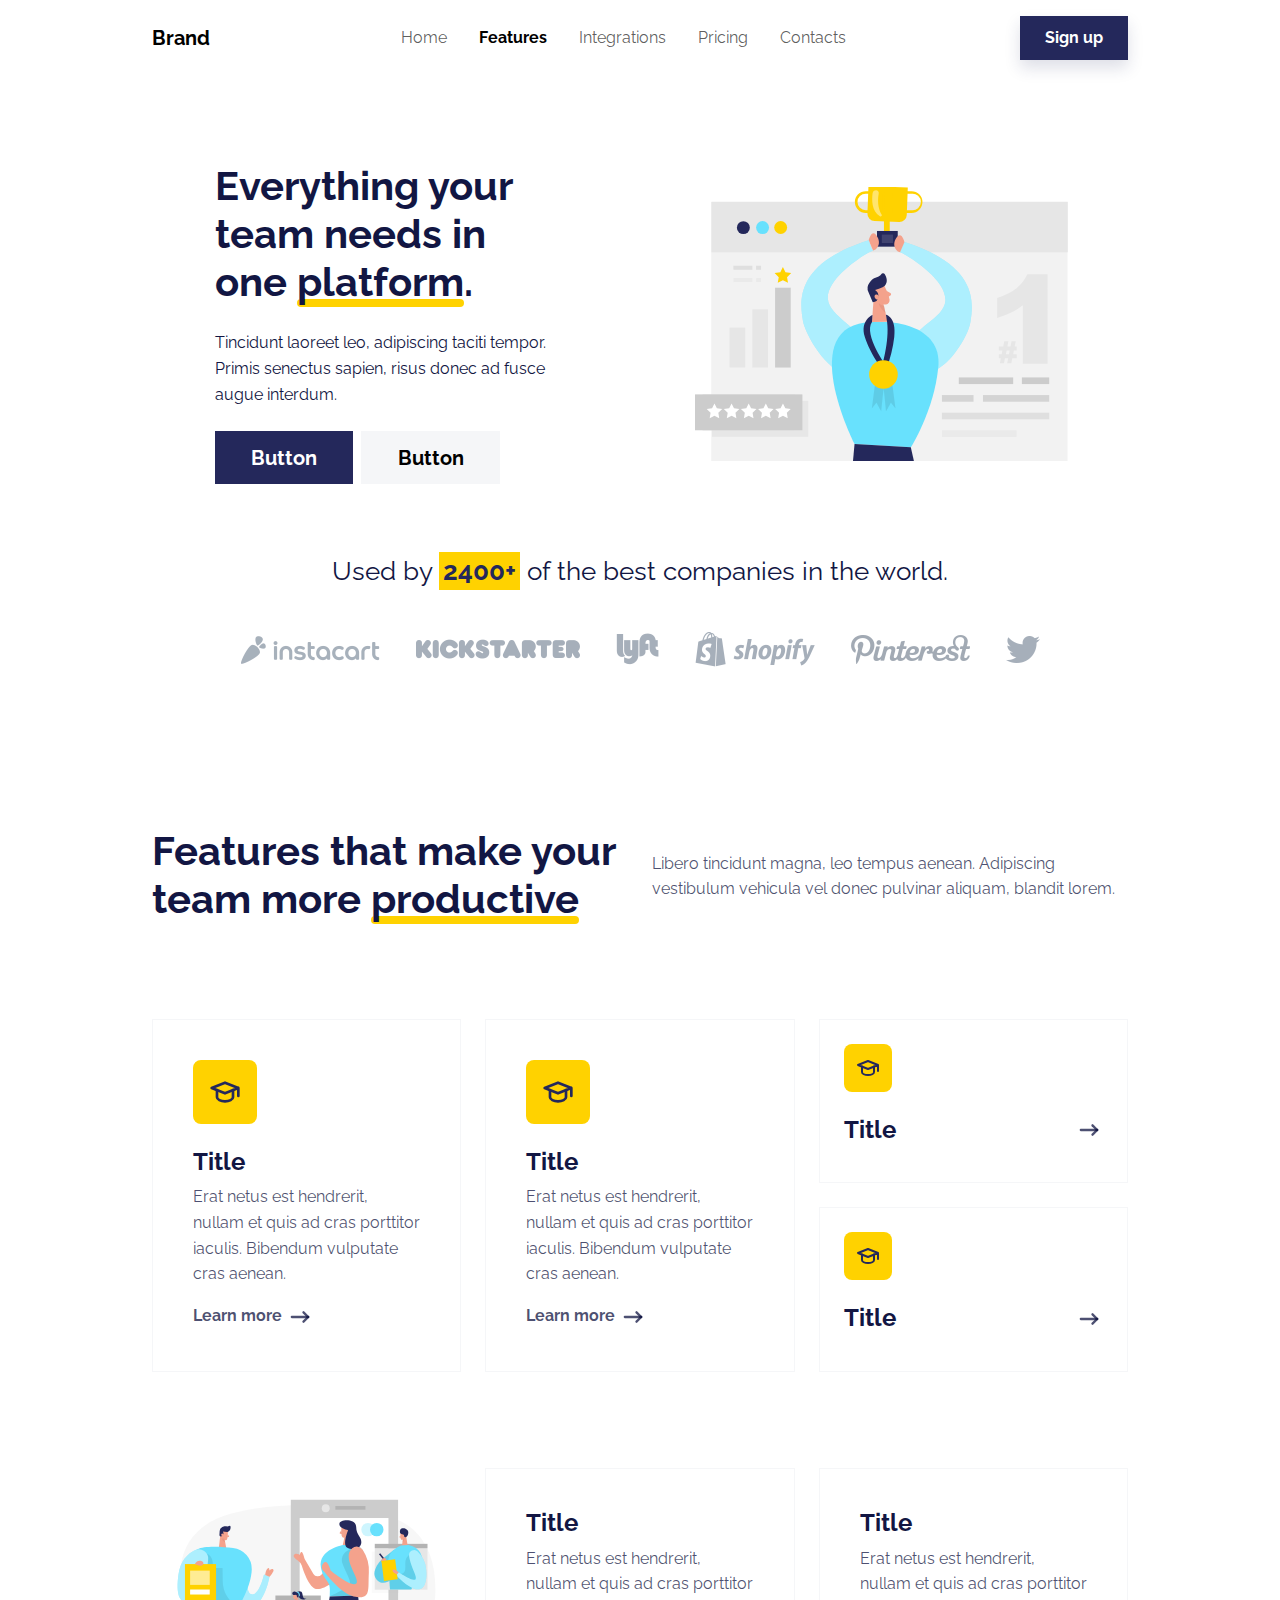
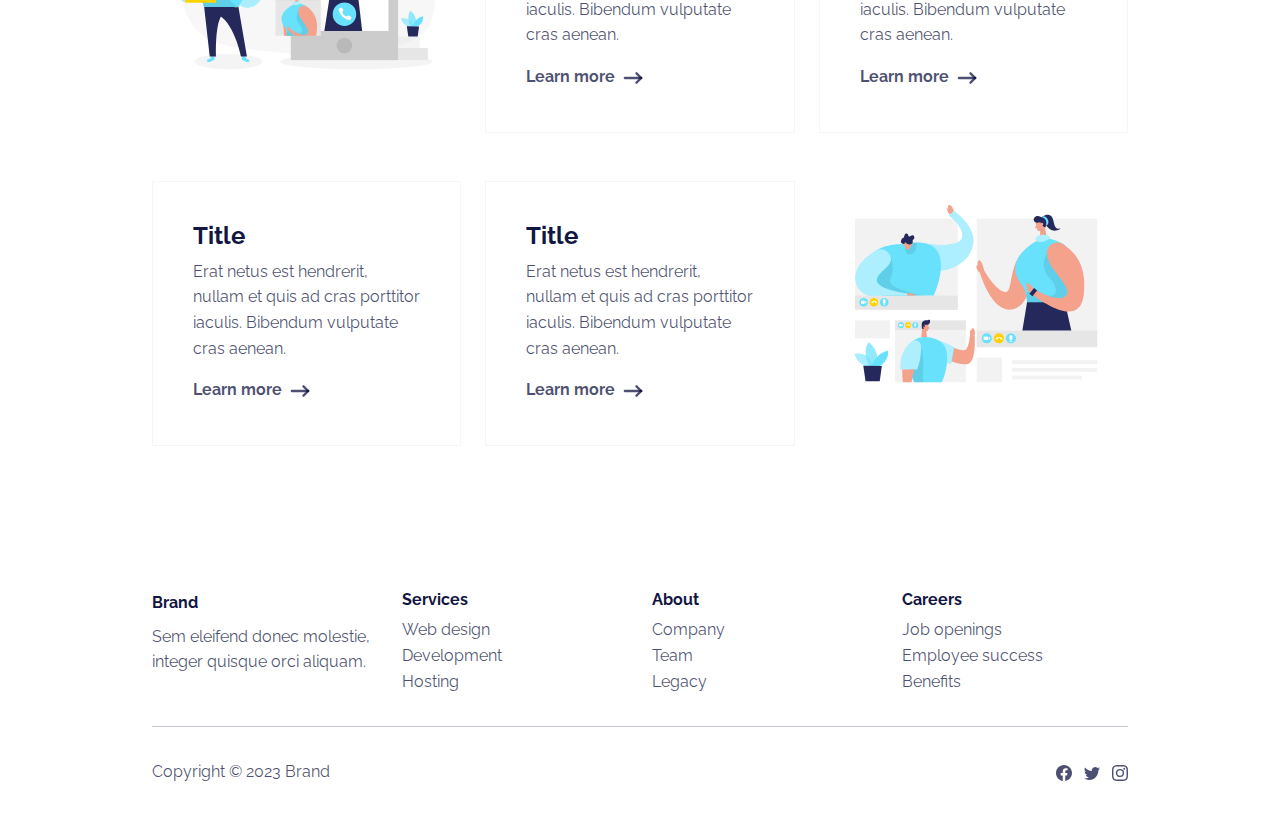
<file: features.html>
<!DOCTYPE html>
<html data-bs-theme="light" lang="en">

<head>
    <meta charset="utf-8">
    <meta name="viewport" content="width=device-width, initial-scale=1.0, shrink-to-fit=no">
    <title>Features - Brand</title>
    <link rel="stylesheet" href="assets/bootstrap/css/bootstrap.min.css">
    <link rel="stylesheet" href="assets/css/styles.min.css">
</head>

<body>
    <nav class="navbar navbar-light navbar-expand-md fixed-top navbar-shrink py-3" id="mainNav">
        <div class="container"><a class="navbar-brand d-flex align-items-center" href="/"><span>Brand</span></a><button data-bs-toggle="collapse" class="navbar-toggler" data-bs-target="#navcol-1"><span class="visually-hidden">Toggle navigation</span><span class="navbar-toggler-icon"></span></button>
            <div class="collapse navbar-collapse" id="navcol-1">
                <ul class="navbar-nav mx-auto">
                    <li class="nav-item"><a class="nav-link" href="index.html">Home</a></li>
                    <li class="nav-item"><a class="nav-link active" href="features.html">Features</a></li>
                    <li class="nav-item"><a class="nav-link" href="integrations.html">Integrations</a></li>
                    <li class="nav-item"><a class="nav-link" href="pricing.html">Pricing</a></li>
                    <li class="nav-item"><a class="nav-link" href="contacts.html">Contacts</a></li>
                </ul><a class="btn btn-primary shadow" role="button" href="signup.html">Sign up</a>
            </div>
        </div>
    </nav>
    <section class="py-5 mt-5">
        <div class="container py-4 py-xl-5">
            <div class="row gy-4 gy-md-0">
                <div class="col-md-6 text-center text-md-start d-flex d-sm-flex d-md-flex justify-content-center align-items-center justify-content-md-start align-items-md-center justify-content-xl-center">
                    <div style="max-width: 350px;">
                        <h1 class="display-6 fw-bold mb-4">Everything your team needs in one&nbsp;<span class="underline">platform</span>.</h1>
                        <p class="my-4">Tincidunt laoreet leo, adipiscing taciti tempor. Primis senectus sapien, risus donec ad fusce augue interdum.</p><a class="btn btn-primary btn-lg me-2" role="button" href="#">Button</a><a class="btn btn-light btn-lg" role="button" href="#">Button</a>
                    </div>
                </div>
                <div class="col-md-6">
                    <div><img class="rounded img-fluid w-100 fit-cover" style="min-height: 300px;" src="assets/img/illustrations/ranking.svg"></div>
                </div>
            </div>
            <div class="text-center mt-5">
                <p class="mb-4" style="font-size: 1.6rem;">Used by <span class="text-primary bg-warning p-1"><strong>2400+</strong></span>&nbsp;of the best companies in the world.</p><a href="#"> <img class="m-3" src="assets/img/brands/instacart.png"></a><a href="#"> <img class="m-3" src="assets/img/brands/kickstarter.png"></a><a href="#"> <img class="m-3" src="assets/img/brands/lyft.png"></a><a href="#"> <img class="m-3" src="assets/img/brands/shopify.png"></a><a href="#"> <img class="m-3" src="assets/img/brands/pinterest.png"></a><a href="#"> <img class="m-3" src="assets/img/brands/twitter.png"></a>
            </div>
        </div>
    </section>
    <section>
        <div class="container py-4 py-xl-5">
            <div class="row mb-5">
                <div class="col-md-8 col-xl-6">
                    <h3 class="display-6 fw-bold pb-4 mb-4">Features that make your team more&nbsp;<span class="underline">productive</span></h3>
                </div>
                <div class="col-md-8 col-xl-6 pt-4">
                    <p class="text-muted">Libero tincidunt magna, leo tempus aenean. Adipiscing vestibulum vehicula vel donec pulvinar aliquam, blandit lorem.</p>
                </div>
            </div>
            <div class="row gy-4 row-cols-1 row-cols-md-2 row-cols-xl-3">
                <div class="col">
                    <div class="card border-light border-1 d-flex justify-content-center p-4">
                        <div class="card-body">
                            <div>
                                <div class="bs-icon-lg bs-icon-rounded bs-icon-secondary d-flex flex-shrink-0 justify-content-center align-items-center d-inline-block mb-4 bs-icon"><svg xmlns="http://www.w3.org/2000/svg" width="1em" height="1em" viewBox="0 0 24 24" stroke-width="2" stroke="currentColor" fill="none" stroke-linecap="round" stroke-linejoin="round" class="icon icon-tabler icon-tabler-school">
                                        <path stroke="none" d="M0 0h24v24H0z" fill="none"></path>
                                        <path d="M22 9l-10 -4l-10 4l10 4l10 -4v6"></path>
                                        <path d="M6 10.6v5.4a6 3 0 0 0 12 0v-5.4"></path>
                                    </svg></div>
                                <h4 class="fw-bold">Title</h4>
                                <p class="text-muted">Erat netus est hendrerit, nullam et quis ad cras porttitor iaculis. Bibendum vulputate cras aenean.</p><a class="fw-bold" href="#">Learn more&nbsp;<svg xmlns="http://www.w3.org/2000/svg" width="1em" height="1em" viewBox="0 0 24 24" stroke-width="2" stroke="currentColor" fill="none" stroke-linecap="round" stroke-linejoin="round" class="icon icon-tabler icon-tabler-arrow-narrow-right fs-3">
                                        <path stroke="none" d="M0 0h24v24H0z" fill="none"></path>
                                        <line x1="5" y1="12" x2="19" y2="12"></line>
                                        <line x1="15" y1="16" x2="19" y2="12"></line>
                                        <line x1="15" y1="8" x2="19" y2="12"></line>
                                    </svg></a>
                            </div>
                        </div>
                    </div>
                </div>
                <div class="col">
                    <div class="card border-light border-1 d-flex justify-content-center p-4">
                        <div class="card-body">
                            <div>
                                <div class="bs-icon-lg bs-icon-rounded bs-icon-secondary d-flex flex-shrink-0 justify-content-center align-items-center d-inline-block mb-4 bs-icon"><svg xmlns="http://www.w3.org/2000/svg" width="1em" height="1em" viewBox="0 0 24 24" stroke-width="2" stroke="currentColor" fill="none" stroke-linecap="round" stroke-linejoin="round" class="icon icon-tabler icon-tabler-school">
                                        <path stroke="none" d="M0 0h24v24H0z" fill="none"></path>
                                        <path d="M22 9l-10 -4l-10 4l10 4l10 -4v6"></path>
                                        <path d="M6 10.6v5.4a6 3 0 0 0 12 0v-5.4"></path>
                                    </svg></div>
                                <h4 class="fw-bold">Title</h4>
                                <p class="text-muted">Erat netus est hendrerit, nullam et quis ad cras porttitor iaculis. Bibendum vulputate cras aenean.</p><a class="fw-bold" href="#">Learn more&nbsp;<svg xmlns="http://www.w3.org/2000/svg" width="1em" height="1em" viewBox="0 0 24 24" stroke-width="2" stroke="currentColor" fill="none" stroke-linecap="round" stroke-linejoin="round" class="icon icon-tabler icon-tabler-arrow-narrow-right fs-3">
                                        <path stroke="none" d="M0 0h24v24H0z" fill="none"></path>
                                        <line x1="5" y1="12" x2="19" y2="12"></line>
                                        <line x1="15" y1="16" x2="19" y2="12"></line>
                                        <line x1="15" y1="8" x2="19" y2="12"></line>
                                    </svg></a>
                            </div>
                        </div>
                    </div>
                </div>
                <div class="col d-flex justify-content-between flex-xl-column">
                    <div class="card border-light border-1 d-flex flex-grow-1 justify-content-center p-2 me-3 me-xl-0 mb-xl-4">
                        <div class="card-body">
                            <div class="bs-icon-md bs-icon-rounded bs-icon-secondary d-flex flex-shrink-0 justify-content-center align-items-center d-inline-block mb-4 bs-icon"><svg xmlns="http://www.w3.org/2000/svg" width="1em" height="1em" viewBox="0 0 24 24" stroke-width="2" stroke="currentColor" fill="none" stroke-linecap="round" stroke-linejoin="round" class="icon icon-tabler icon-tabler-school">
                                    <path stroke="none" d="M0 0h24v24H0z" fill="none"></path>
                                    <path d="M22 9l-10 -4l-10 4l10 4l10 -4v6"></path>
                                    <path d="M6 10.6v5.4a6 3 0 0 0 12 0v-5.4"></path>
                                </svg></div>
                            <div class="d-flex justify-content-between align-items-center">
                                <h4 class="fw-bold mb-0">Title</h4><a class="fw-bold" href="#"><svg xmlns="http://www.w3.org/2000/svg" width="1em" height="1em" viewBox="0 0 24 24" stroke-width="2" stroke="currentColor" fill="none" stroke-linecap="round" stroke-linejoin="round" class="icon icon-tabler icon-tabler-arrow-narrow-right fs-3">
                                        <path stroke="none" d="M0 0h24v24H0z" fill="none"></path>
                                        <line x1="5" y1="12" x2="19" y2="12"></line>
                                        <line x1="15" y1="16" x2="19" y2="12"></line>
                                        <line x1="15" y1="8" x2="19" y2="12"></line>
                                    </svg></a>
                            </div>
                        </div>
                    </div>
                    <div class="card border-light border-1 d-flex flex-grow-1 justify-content-center p-2">
                        <div class="card-body">
                            <div class="bs-icon-md bs-icon-rounded bs-icon-secondary d-flex flex-shrink-0 justify-content-center align-items-center d-inline-block mb-4 bs-icon"><svg xmlns="http://www.w3.org/2000/svg" width="1em" height="1em" viewBox="0 0 24 24" stroke-width="2" stroke="currentColor" fill="none" stroke-linecap="round" stroke-linejoin="round" class="icon icon-tabler icon-tabler-school">
                                    <path stroke="none" d="M0 0h24v24H0z" fill="none"></path>
                                    <path d="M22 9l-10 -4l-10 4l10 4l10 -4v6"></path>
                                    <path d="M6 10.6v5.4a6 3 0 0 0 12 0v-5.4"></path>
                                </svg></div>
                            <div class="d-flex justify-content-between align-items-center">
                                <h4 class="fw-bold mb-0">Title</h4><a class="fw-bold" href="#"><svg xmlns="http://www.w3.org/2000/svg" width="1em" height="1em" viewBox="0 0 24 24" stroke-width="2" stroke="currentColor" fill="none" stroke-linecap="round" stroke-linejoin="round" class="icon icon-tabler icon-tabler-arrow-narrow-right fs-3">
                                        <path stroke="none" d="M0 0h24v24H0z" fill="none"></path>
                                        <line x1="5" y1="12" x2="19" y2="12"></line>
                                        <line x1="15" y1="16" x2="19" y2="12"></line>
                                        <line x1="15" y1="8" x2="19" y2="12"></line>
                                    </svg></a>
                            </div>
                        </div>
                    </div>
                </div>
            </div>
        </div>
    </section>
    <section class="py-5">
        <div class="container">
            <div class="row">
                <div class="col-md-4 mb-5"><img class="rounded img-fluid" src="assets/img/illustrations/presentation-2.svg"></div>
                <div class="col d-md-flex align-items-md-end align-items-lg-center mb-5">
                    <div class="row gy-4 row-cols-1 row-cols-md-2 flex-grow-1">
                        <div class="col">
                            <div class="card border-light border-1 d-flex justify-content-center p-4">
                                <div class="card-body">
                                    <div>
                                        <h4 class="fw-bold">Title</h4>
                                        <p class="text-muted d-none d-xl-block">Erat netus est hendrerit, nullam et quis ad cras porttitor iaculis. Bibendum vulputate cras aenean.</p><a class="fw-bold" href="#">Learn more&nbsp;<svg xmlns="http://www.w3.org/2000/svg" width="1em" height="1em" viewBox="0 0 24 24" stroke-width="2" stroke="currentColor" fill="none" stroke-linecap="round" stroke-linejoin="round" class="icon icon-tabler icon-tabler-arrow-narrow-right fs-3">
                                                <path stroke="none" d="M0 0h24v24H0z" fill="none"></path>
                                                <line x1="5" y1="12" x2="19" y2="12"></line>
                                                <line x1="15" y1="16" x2="19" y2="12"></line>
                                                <line x1="15" y1="8" x2="19" y2="12"></line>
                                            </svg></a>
                                    </div>
                                </div>
                            </div>
                        </div>
                        <div class="col">
                            <div class="card border-light border-1 d-flex justify-content-center p-4">
                                <div class="card-body">
                                    <div>
                                        <h4 class="fw-bold">Title</h4>
                                        <p class="text-muted d-none d-xl-block">Erat netus est hendrerit, nullam et quis ad cras porttitor iaculis. Bibendum vulputate cras aenean.</p><a class="fw-bold" href="#">Learn more&nbsp;<svg xmlns="http://www.w3.org/2000/svg" width="1em" height="1em" viewBox="0 0 24 24" stroke-width="2" stroke="currentColor" fill="none" stroke-linecap="round" stroke-linejoin="round" class="icon icon-tabler icon-tabler-arrow-narrow-right fs-3">
                                                <path stroke="none" d="M0 0h24v24H0z" fill="none"></path>
                                                <line x1="5" y1="12" x2="19" y2="12"></line>
                                                <line x1="15" y1="16" x2="19" y2="12"></line>
                                                <line x1="15" y1="8" x2="19" y2="12"></line>
                                            </svg></a>
                                    </div>
                                </div>
                            </div>
                        </div>
                    </div>
                </div>
            </div>
            <div class="row">
                <div class="col d-md-flex align-items-md-end align-items-lg-center mb-5">
                    <div class="row gy-4 row-cols-1 row-cols-md-2 flex-grow-1">
                        <div class="col">
                            <div class="card border-light border-1 d-flex justify-content-center p-4">
                                <div class="card-body">
                                    <div>
                                        <h4 class="fw-bold">Title</h4>
                                        <p class="text-muted d-none d-xl-block">Erat netus est hendrerit, nullam et quis ad cras porttitor iaculis. Bibendum vulputate cras aenean.</p><a class="fw-bold" href="#">Learn more&nbsp;<svg xmlns="http://www.w3.org/2000/svg" width="1em" height="1em" viewBox="0 0 24 24" stroke-width="2" stroke="currentColor" fill="none" stroke-linecap="round" stroke-linejoin="round" class="icon icon-tabler icon-tabler-arrow-narrow-right fs-3">
                                                <path stroke="none" d="M0 0h24v24H0z" fill="none"></path>
                                                <line x1="5" y1="12" x2="19" y2="12"></line>
                                                <line x1="15" y1="16" x2="19" y2="12"></line>
                                                <line x1="15" y1="8" x2="19" y2="12"></line>
                                            </svg></a>
                                    </div>
                                </div>
                            </div>
                        </div>
                        <div class="col">
                            <div class="card border-light border-1 d-flex justify-content-center p-4">
                                <div class="card-body">
                                    <div>
                                        <h4 class="fw-bold">Title</h4>
                                        <p class="text-muted d-none d-xl-block">Erat netus est hendrerit, nullam et quis ad cras porttitor iaculis. Bibendum vulputate cras aenean.</p><a class="fw-bold" href="#">Learn more&nbsp;<svg xmlns="http://www.w3.org/2000/svg" width="1em" height="1em" viewBox="0 0 24 24" stroke-width="2" stroke="currentColor" fill="none" stroke-linecap="round" stroke-linejoin="round" class="icon icon-tabler icon-tabler-arrow-narrow-right fs-3">
                                                <path stroke="none" d="M0 0h24v24H0z" fill="none"></path>
                                                <line x1="5" y1="12" x2="19" y2="12"></line>
                                                <line x1="15" y1="16" x2="19" y2="12"></line>
                                                <line x1="15" y1="8" x2="19" y2="12"></line>
                                            </svg></a>
                                    </div>
                                </div>
                            </div>
                        </div>
                    </div>
                </div>
                <div class="col-md-4 order-first order-md-last mb-5"><img class="rounded img-fluid" src="assets/img/illustrations/video-call.svg"></div>
            </div>
        </div>
    </section>
    <footer>
        <div class="container py-4 py-lg-5">
            <div class="row row-cols-2 row-cols-md-4">
                <div class="col-12 col-md-3">
                    <div class="fw-bold d-flex align-items-center mb-2"><span>Brand</span></div>
                    <p class="text-muted">Sem eleifend donec molestie, integer quisque orci aliquam.</p>
                </div>
                <div class="col-sm-4 col-md-3 text-lg-start d-flex flex-column">
                    <h3 class="fs-6 fw-bold">Services</h3>
                    <ul class="list-unstyled">
                        <li><a href="#">Web design</a></li>
                        <li><a href="#">Development</a></li>
                        <li><a href="#">Hosting</a></li>
                    </ul>
                </div>
                <div class="col-sm-4 col-md-3 text-lg-start d-flex flex-column">
                    <h3 class="fs-6 fw-bold">About</h3>
                    <ul class="list-unstyled">
                        <li><a href="#">Company</a></li>
                        <li><a href="#">Team</a></li>
                        <li><a href="#">Legacy</a></li>
                    </ul>
                </div>
                <div class="col-sm-4 col-md-3 text-lg-start d-flex flex-column">
                    <h3 class="fs-6 fw-bold">Careers</h3>
                    <ul class="list-unstyled">
                        <li><a href="#">Job openings</a></li>
                        <li><a href="#">Employee success</a></li>
                        <li><a href="#">Benefits</a></li>
                    </ul>
                </div>
            </div>
            <hr>
            <div class="text-muted d-flex justify-content-between align-items-center pt-3">
                <p class="mb-0">Copyright © 2023 Brand</p>
                <ul class="list-inline mb-0">
                    <li class="list-inline-item"><svg xmlns="http://www.w3.org/2000/svg" width="1em" height="1em" fill="currentColor" viewBox="0 0 16 16" class="bi bi-facebook">
                            <path d="M16 8.049c0-4.446-3.582-8.05-8-8.05C3.58 0-.002 3.603-.002 8.05c0 4.017 2.926 7.347 6.75 7.951v-5.625h-2.03V8.05H6.75V6.275c0-2.017 1.195-3.131 3.022-3.131.876 0 1.791.157 1.791.157v1.98h-1.009c-.993 0-1.303.621-1.303 1.258v1.51h2.218l-.354 2.326H9.25V16c3.824-.604 6.75-3.934 6.75-7.951z"></path>
                        </svg></li>
                    <li class="list-inline-item"><svg xmlns="http://www.w3.org/2000/svg" width="1em" height="1em" fill="currentColor" viewBox="0 0 16 16" class="bi bi-twitter">
                            <path d="M5.026 15c6.038 0 9.341-5.003 9.341-9.334 0-.14 0-.282-.006-.422A6.685 6.685 0 0 0 16 3.542a6.658 6.658 0 0 1-1.889.518 3.301 3.301 0 0 0 1.447-1.817 6.533 6.533 0 0 1-2.087.793A3.286 3.286 0 0 0 7.875 6.03a9.325 9.325 0 0 1-6.767-3.429 3.289 3.289 0 0 0 1.018 4.382A3.323 3.323 0 0 1 .64 6.575v.045a3.288 3.288 0 0 0 2.632 3.218 3.203 3.203 0 0 1-.865.115 3.23 3.23 0 0 1-.614-.057 3.283 3.283 0 0 0 3.067 2.277A6.588 6.588 0 0 1 .78 13.58a6.32 6.32 0 0 1-.78-.045A9.344 9.344 0 0 0 5.026 15z"></path>
                        </svg></li>
                    <li class="list-inline-item"><svg xmlns="http://www.w3.org/2000/svg" width="1em" height="1em" fill="currentColor" viewBox="0 0 16 16" class="bi bi-instagram">
                            <path d="M8 0C5.829 0 5.556.01 4.703.048 3.85.088 3.269.222 2.76.42a3.917 3.917 0 0 0-1.417.923A3.927 3.927 0 0 0 .42 2.76C.222 3.268.087 3.85.048 4.7.01 5.555 0 5.827 0 8.001c0 2.172.01 2.444.048 3.297.04.852.174 1.433.372 1.942.205.526.478.972.923 1.417.444.445.89.719 1.416.923.51.198 1.09.333 1.942.372C5.555 15.99 5.827 16 8 16s2.444-.01 3.298-.048c.851-.04 1.434-.174 1.943-.372a3.916 3.916 0 0 0 1.416-.923c.445-.445.718-.891.923-1.417.197-.509.332-1.09.372-1.942C15.99 10.445 16 10.173 16 8s-.01-2.445-.048-3.299c-.04-.851-.175-1.433-.372-1.941a3.926 3.926 0 0 0-.923-1.417A3.911 3.911 0 0 0 13.24.42c-.51-.198-1.092-.333-1.943-.372C10.443.01 10.172 0 7.998 0h.003zm-.717 1.442h.718c2.136 0 2.389.007 3.232.046.78.035 1.204.166 1.486.275.373.145.64.319.92.599.28.28.453.546.598.92.11.281.24.705.275 1.485.039.843.047 1.096.047 3.231s-.008 2.389-.047 3.232c-.035.78-.166 1.203-.275 1.485a2.47 2.47 0 0 1-.599.919c-.28.28-.546.453-.92.598-.28.11-.704.24-1.485.276-.843.038-1.096.047-3.232.047s-2.39-.009-3.233-.047c-.78-.036-1.203-.166-1.485-.276a2.478 2.478 0 0 1-.92-.598 2.48 2.48 0 0 1-.6-.92c-.109-.281-.24-.705-.275-1.485-.038-.843-.046-1.096-.046-3.233 0-2.136.008-2.388.046-3.231.036-.78.166-1.204.276-1.486.145-.373.319-.64.599-.92.28-.28.546-.453.92-.598.282-.11.705-.24 1.485-.276.738-.034 1.024-.044 2.515-.045v.002zm4.988 1.328a.96.96 0 1 0 0 1.92.96.96 0 0 0 0-1.92zm-4.27 1.122a4.109 4.109 0 1 0 0 8.217 4.109 4.109 0 0 0 0-8.217zm0 1.441a2.667 2.667 0 1 1 0 5.334 2.667 2.667 0 0 1 0-5.334z"></path>
                        </svg></li>
                </ul>
            </div>
        </div>
    </footer>
    <script src="assets/bootstrap/js/bootstrap.min.js"></script>
    <script src="assets/js/script.min.js"></script>
</body>

</html>
</file>
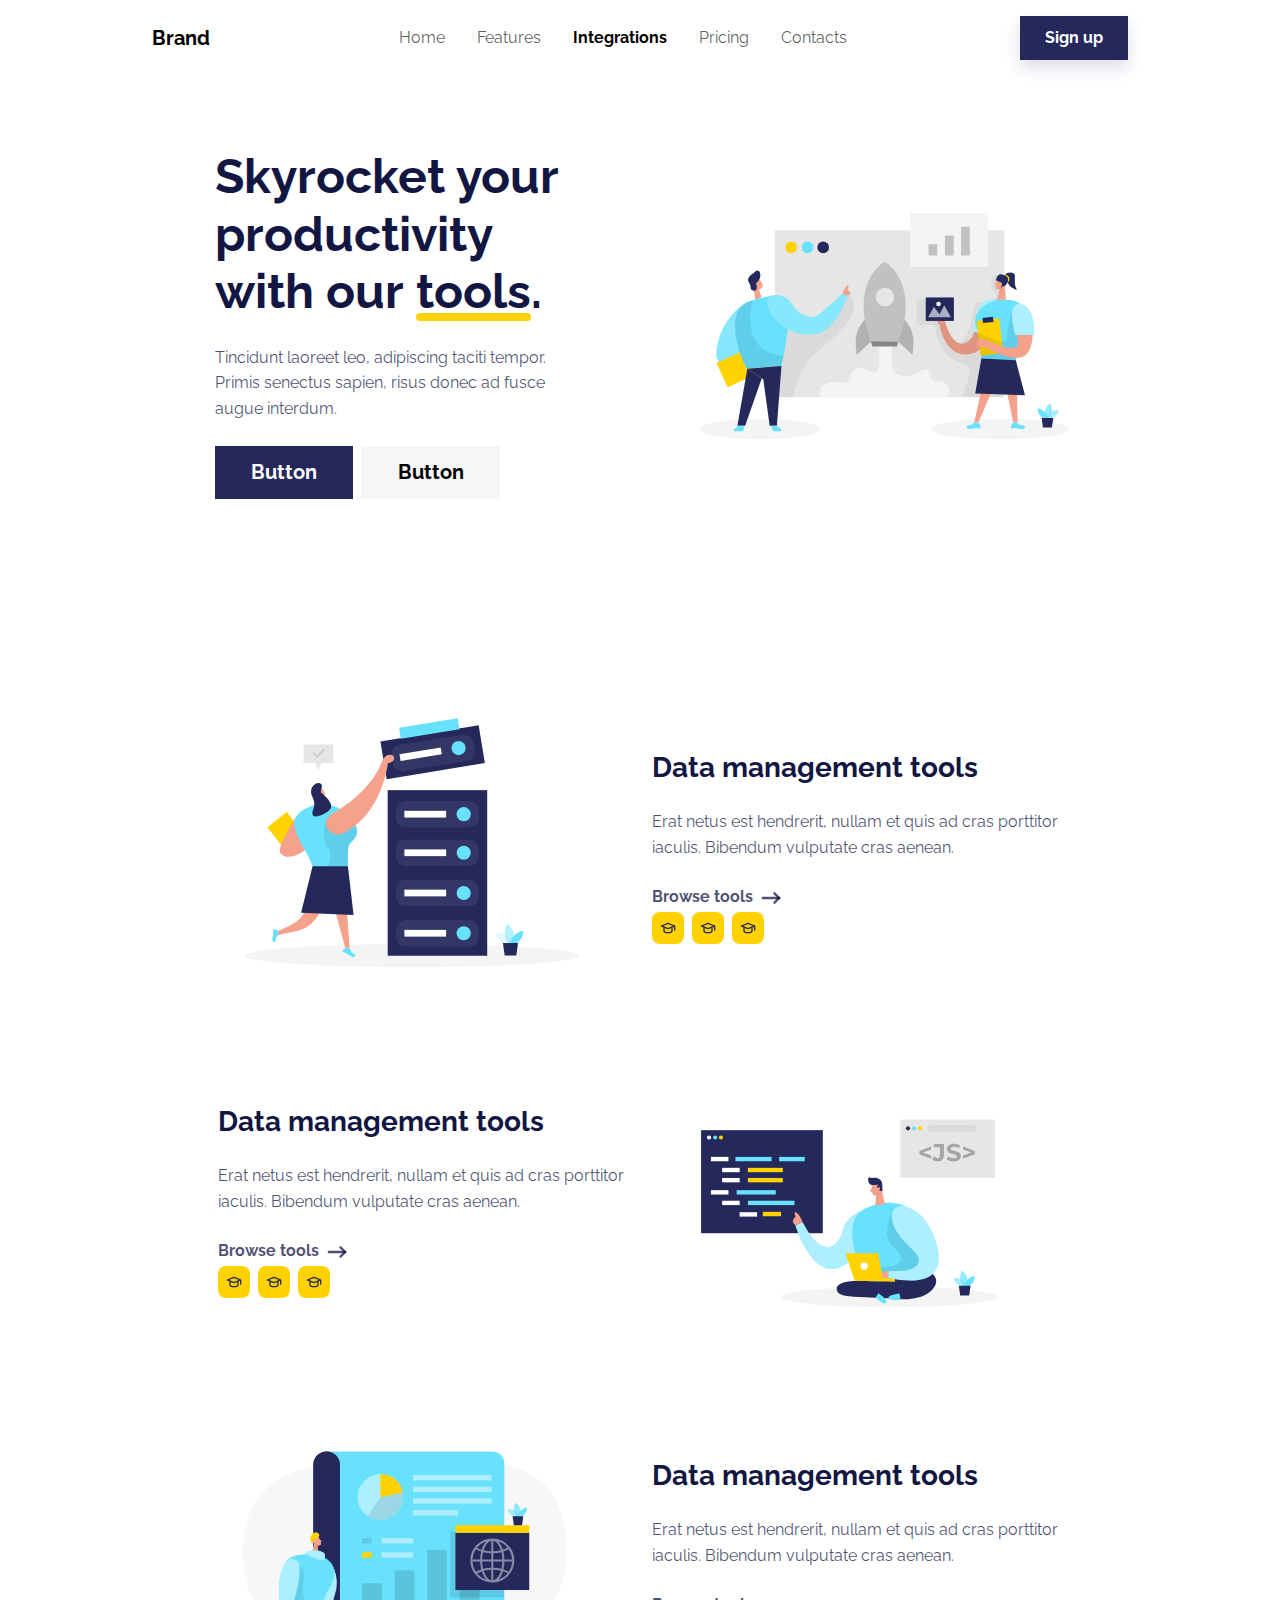
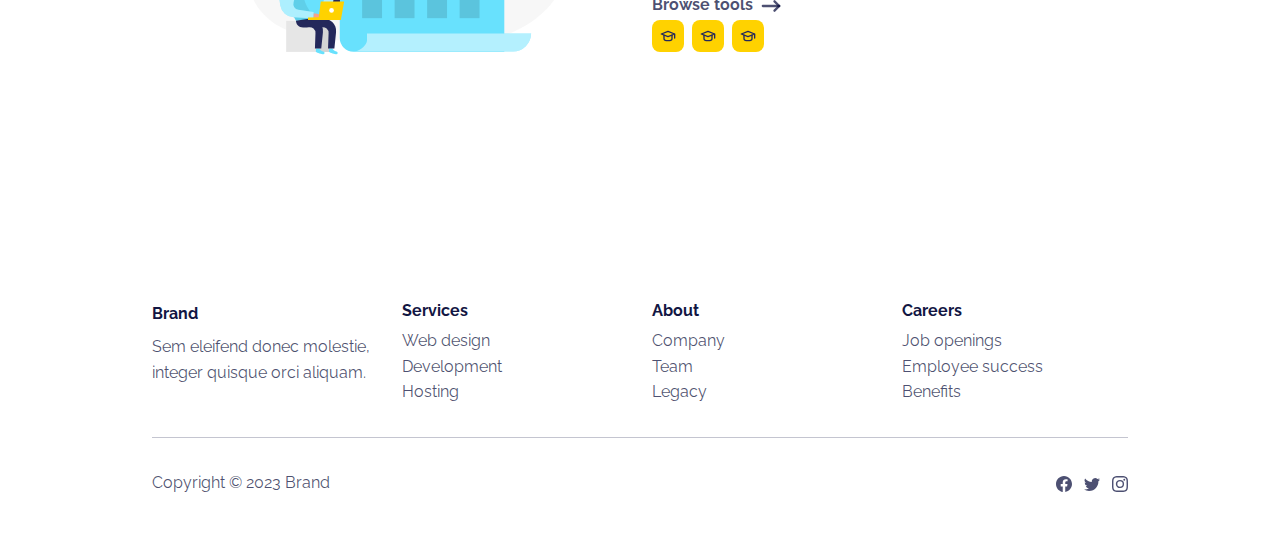
<file: integrations.html>
<!DOCTYPE html>
<html data-bs-theme="light" lang="en">

<head>
    <meta charset="utf-8">
    <meta name="viewport" content="width=device-width, initial-scale=1.0, shrink-to-fit=no">
    <title>Integrations - Brand</title>
    <link rel="stylesheet" href="assets/bootstrap/css/bootstrap.min.css">
    <link rel="stylesheet" href="assets/css/styles.min.css">
</head>

<body>
    <nav class="navbar navbar-light navbar-expand-md fixed-top navbar-shrink py-3" id="mainNav">
        <div class="container"><a class="navbar-brand d-flex align-items-center" href="/"><span>Brand</span></a><button data-bs-toggle="collapse" class="navbar-toggler" data-bs-target="#navcol-1"><span class="visually-hidden">Toggle navigation</span><span class="navbar-toggler-icon"></span></button>
            <div class="collapse navbar-collapse" id="navcol-1">
                <ul class="navbar-nav mx-auto">
                    <li class="nav-item"><a class="nav-link" href="index.html">Home</a></li>
                    <li class="nav-item"><a class="nav-link" href="features.html">Features</a></li>
                    <li class="nav-item"><a class="nav-link active" href="integrations.html">Integrations</a></li>
                    <li class="nav-item"><a class="nav-link" href="pricing.html">Pricing</a></li>
                    <li class="nav-item"><a class="nav-link" href="contacts.html">Contacts</a></li>
                </ul><a class="btn btn-primary shadow" role="button" href="signup.html">Sign up</a>
            </div>
        </div>
    </nav>
    <section class="py-5 mt-5">
        <div class="container py-4 py-xl-5">
            <div class="row gy-4 gy-md-0">
                <div class="col-md-6 text-center text-md-start d-flex d-sm-flex d-md-flex justify-content-center align-items-center justify-content-md-start align-items-md-center justify-content-xl-center">
                    <div style="max-width: 350px;">
                        <h1 class="display-5 fw-bold mb-4">Skyrocket your productivity with our&nbsp;<span class="underline">tools</span>.</h1>
                        <p class="text-muted my-4">Tincidunt laoreet leo, adipiscing taciti tempor. Primis senectus sapien, risus donec ad fusce augue interdum.</p><a class="btn btn-primary btn-lg me-2" role="button" href="#">Button</a><a class="btn btn-light btn-lg" role="button" href="#">Button</a>
                    </div>
                </div>
                <div class="col-md-6">
                    <div><img class="rounded img-fluid w-100 fit-cover" style="min-height: 300px;" src="assets/img/illustrations/startup.svg"></div>
                </div>
            </div>
        </div>
    </section>
    <section class="py-5">
        <div class="container py-5">
            <div class="row row-cols-1 row-cols-md-2 mx-auto" style="max-width: 900px;">
                <div class="col mb-5"><img class="rounded img-fluid" src="assets/img/illustrations/data-management.svg"></div>
                <div class="col d-md-flex align-items-md-end align-items-lg-center mb-5">
                    <div>
                        <h5 class="fs-3 fw-bold mb-4">Data management&nbsp;tools</h5>
                        <p class="text-muted mb-4">Erat netus est hendrerit, nullam et quis ad cras porttitor iaculis. Bibendum vulputate cras aenean.</p><a class="fw-bold mb-3" href="#">Browse tools&nbsp;<svg xmlns="http://www.w3.org/2000/svg" width="1em" height="1em" viewBox="0 0 24 24" stroke-width="2" stroke="currentColor" fill="none" stroke-linecap="round" stroke-linejoin="round" class="icon icon-tabler icon-tabler-arrow-narrow-right fs-3">
                                <path stroke="none" d="M0 0h24v24H0z" fill="none"></path>
                                <line x1="5" y1="12" x2="19" y2="12"></line>
                                <line x1="15" y1="16" x2="19" y2="12"></line>
                                <line x1="15" y1="8" x2="19" y2="12"></line>
                            </svg></a>
                        <div class="d-flex">
                            <div class="bs-icon-sm bs-icon-rounded bs-icon-secondary d-flex flex-shrink-0 justify-content-center align-items-center d-inline-block bs-icon me-2"><svg xmlns="http://www.w3.org/2000/svg" width="1em" height="1em" viewBox="0 0 24 24" stroke-width="2" stroke="currentColor" fill="none" stroke-linecap="round" stroke-linejoin="round" class="icon icon-tabler icon-tabler-school">
                                    <path stroke="none" d="M0 0h24v24H0z" fill="none"></path>
                                    <path d="M22 9l-10 -4l-10 4l10 4l10 -4v6"></path>
                                    <path d="M6 10.6v5.4a6 3 0 0 0 12 0v-5.4"></path>
                                </svg></div>
                            <div class="bs-icon-sm bs-icon-rounded bs-icon-secondary d-flex flex-shrink-0 justify-content-center align-items-center d-inline-block bs-icon me-2"><svg xmlns="http://www.w3.org/2000/svg" width="1em" height="1em" viewBox="0 0 24 24" stroke-width="2" stroke="currentColor" fill="none" stroke-linecap="round" stroke-linejoin="round" class="icon icon-tabler icon-tabler-school">
                                    <path stroke="none" d="M0 0h24v24H0z" fill="none"></path>
                                    <path d="M22 9l-10 -4l-10 4l10 4l10 -4v6"></path>
                                    <path d="M6 10.6v5.4a6 3 0 0 0 12 0v-5.4"></path>
                                </svg></div>
                            <div class="bs-icon-sm bs-icon-rounded bs-icon-secondary d-flex flex-shrink-0 justify-content-center align-items-center d-inline-block bs-icon me-2"><svg xmlns="http://www.w3.org/2000/svg" width="1em" height="1em" viewBox="0 0 24 24" stroke-width="2" stroke="currentColor" fill="none" stroke-linecap="round" stroke-linejoin="round" class="icon icon-tabler icon-tabler-school">
                                    <path stroke="none" d="M0 0h24v24H0z" fill="none"></path>
                                    <path d="M22 9l-10 -4l-10 4l10 4l10 -4v6"></path>
                                    <path d="M6 10.6v5.4a6 3 0 0 0 12 0v-5.4"></path>
                                </svg></div>
                        </div>
                    </div>
                </div>
            </div>
            <div class="row row-cols-1 row-cols-md-2 mx-auto" style="max-width: 900px;">
                <div class="col order-md-last mb-5"><img class="rounded img-fluid" src="assets/img/illustrations/javascript.svg"></div>
                <div class="col d-md-flex align-items-md-end align-items-lg-center mb-5">
                    <div class="ms-md-3">
                        <h5 class="fs-3 fw-bold mb-4">Data management&nbsp;tools</h5>
                        <p class="text-muted mb-4">Erat netus est hendrerit, nullam et quis ad cras porttitor iaculis. Bibendum vulputate cras aenean.</p><a class="fw-bold" href="#">Browse tools&nbsp;<svg xmlns="http://www.w3.org/2000/svg" width="1em" height="1em" viewBox="0 0 24 24" stroke-width="2" stroke="currentColor" fill="none" stroke-linecap="round" stroke-linejoin="round" class="icon icon-tabler icon-tabler-arrow-narrow-right fs-3">
                                <path stroke="none" d="M0 0h24v24H0z" fill="none"></path>
                                <line x1="5" y1="12" x2="19" y2="12"></line>
                                <line x1="15" y1="16" x2="19" y2="12"></line>
                                <line x1="15" y1="8" x2="19" y2="12"></line>
                            </svg></a>
                        <div class="d-flex">
                            <div class="bs-icon-sm bs-icon-rounded bs-icon-secondary d-flex flex-shrink-0 justify-content-center align-items-center d-inline-block bs-icon me-2"><svg xmlns="http://www.w3.org/2000/svg" width="1em" height="1em" viewBox="0 0 24 24" stroke-width="2" stroke="currentColor" fill="none" stroke-linecap="round" stroke-linejoin="round" class="icon icon-tabler icon-tabler-school">
                                    <path stroke="none" d="M0 0h24v24H0z" fill="none"></path>
                                    <path d="M22 9l-10 -4l-10 4l10 4l10 -4v6"></path>
                                    <path d="M6 10.6v5.4a6 3 0 0 0 12 0v-5.4"></path>
                                </svg></div>
                            <div class="bs-icon-sm bs-icon-rounded bs-icon-secondary d-flex flex-shrink-0 justify-content-center align-items-center d-inline-block bs-icon me-2"><svg xmlns="http://www.w3.org/2000/svg" width="1em" height="1em" viewBox="0 0 24 24" stroke-width="2" stroke="currentColor" fill="none" stroke-linecap="round" stroke-linejoin="round" class="icon icon-tabler icon-tabler-school">
                                    <path stroke="none" d="M0 0h24v24H0z" fill="none"></path>
                                    <path d="M22 9l-10 -4l-10 4l10 4l10 -4v6"></path>
                                    <path d="M6 10.6v5.4a6 3 0 0 0 12 0v-5.4"></path>
                                </svg></div>
                            <div class="bs-icon-sm bs-icon-rounded bs-icon-secondary d-flex flex-shrink-0 justify-content-center align-items-center d-inline-block bs-icon me-2"><svg xmlns="http://www.w3.org/2000/svg" width="1em" height="1em" viewBox="0 0 24 24" stroke-width="2" stroke="currentColor" fill="none" stroke-linecap="round" stroke-linejoin="round" class="icon icon-tabler icon-tabler-school">
                                    <path stroke="none" d="M0 0h24v24H0z" fill="none"></path>
                                    <path d="M22 9l-10 -4l-10 4l10 4l10 -4v6"></path>
                                    <path d="M6 10.6v5.4a6 3 0 0 0 12 0v-5.4"></path>
                                </svg></div>
                        </div>
                    </div>
                </div>
            </div>
            <div class="row row-cols-1 row-cols-md-2 mx-auto" style="max-width: 900px;">
                <div class="col mb-5"><img class="rounded img-fluid" src="assets/img/illustrations/report.svg"></div>
                <div class="col d-md-flex align-items-md-end align-items-lg-center mb-5">
                    <div>
                        <h5 class="fs-3 fw-bold mb-4">Data management&nbsp;tools</h5>
                        <p class="text-muted mb-4">Erat netus est hendrerit, nullam et quis ad cras porttitor iaculis. Bibendum vulputate cras aenean.</p><a class="fw-bold" href="#">Browse tools&nbsp;<svg xmlns="http://www.w3.org/2000/svg" width="1em" height="1em" viewBox="0 0 24 24" stroke-width="2" stroke="currentColor" fill="none" stroke-linecap="round" stroke-linejoin="round" class="icon icon-tabler icon-tabler-arrow-narrow-right fs-3">
                                <path stroke="none" d="M0 0h24v24H0z" fill="none"></path>
                                <line x1="5" y1="12" x2="19" y2="12"></line>
                                <line x1="15" y1="16" x2="19" y2="12"></line>
                                <line x1="15" y1="8" x2="19" y2="12"></line>
                            </svg></a>
                        <div class="d-flex">
                            <div class="bs-icon-sm bs-icon-rounded bs-icon-secondary d-flex flex-shrink-0 justify-content-center align-items-center d-inline-block bs-icon me-2"><svg xmlns="http://www.w3.org/2000/svg" width="1em" height="1em" viewBox="0 0 24 24" stroke-width="2" stroke="currentColor" fill="none" stroke-linecap="round" stroke-linejoin="round" class="icon icon-tabler icon-tabler-school">
                                    <path stroke="none" d="M0 0h24v24H0z" fill="none"></path>
                                    <path d="M22 9l-10 -4l-10 4l10 4l10 -4v6"></path>
                                    <path d="M6 10.6v5.4a6 3 0 0 0 12 0v-5.4"></path>
                                </svg></div>
                            <div class="bs-icon-sm bs-icon-rounded bs-icon-secondary d-flex flex-shrink-0 justify-content-center align-items-center d-inline-block bs-icon me-2"><svg xmlns="http://www.w3.org/2000/svg" width="1em" height="1em" viewBox="0 0 24 24" stroke-width="2" stroke="currentColor" fill="none" stroke-linecap="round" stroke-linejoin="round" class="icon icon-tabler icon-tabler-school">
                                    <path stroke="none" d="M0 0h24v24H0z" fill="none"></path>
                                    <path d="M22 9l-10 -4l-10 4l10 4l10 -4v6"></path>
                                    <path d="M6 10.6v5.4a6 3 0 0 0 12 0v-5.4"></path>
                                </svg></div>
                            <div class="bs-icon-sm bs-icon-rounded bs-icon-secondary d-flex flex-shrink-0 justify-content-center align-items-center d-inline-block bs-icon me-2"><svg xmlns="http://www.w3.org/2000/svg" width="1em" height="1em" viewBox="0 0 24 24" stroke-width="2" stroke="currentColor" fill="none" stroke-linecap="round" stroke-linejoin="round" class="icon icon-tabler icon-tabler-school">
                                    <path stroke="none" d="M0 0h24v24H0z" fill="none"></path>
                                    <path d="M22 9l-10 -4l-10 4l10 4l10 -4v6"></path>
                                    <path d="M6 10.6v5.4a6 3 0 0 0 12 0v-5.4"></path>
                                </svg></div>
                        </div>
                    </div>
                </div>
            </div>
        </div>
    </section>
    <footer>
        <div class="container py-4 py-lg-5">
            <div class="row row-cols-2 row-cols-md-4">
                <div class="col-12 col-md-3">
                    <div class="fw-bold d-flex align-items-center mb-2"><span>Brand</span></div>
                    <p class="text-muted">Sem eleifend donec molestie, integer quisque orci aliquam.</p>
                </div>
                <div class="col-sm-4 col-md-3 text-lg-start d-flex flex-column">
                    <h3 class="fs-6 fw-bold">Services</h3>
                    <ul class="list-unstyled">
                        <li><a href="#">Web design</a></li>
                        <li><a href="#">Development</a></li>
                        <li><a href="#">Hosting</a></li>
                    </ul>
                </div>
                <div class="col-sm-4 col-md-3 text-lg-start d-flex flex-column">
                    <h3 class="fs-6 fw-bold">About</h3>
                    <ul class="list-unstyled">
                        <li><a href="#">Company</a></li>
                        <li><a href="#">Team</a></li>
                        <li><a href="#">Legacy</a></li>
                    </ul>
                </div>
                <div class="col-sm-4 col-md-3 text-lg-start d-flex flex-column">
                    <h3 class="fs-6 fw-bold">Careers</h3>
                    <ul class="list-unstyled">
                        <li><a href="#">Job openings</a></li>
                        <li><a href="#">Employee success</a></li>
                        <li><a href="#">Benefits</a></li>
                    </ul>
                </div>
            </div>
            <hr>
            <div class="text-muted d-flex justify-content-between align-items-center pt-3">
                <p class="mb-0">Copyright © 2023 Brand</p>
                <ul class="list-inline mb-0">
                    <li class="list-inline-item"><svg xmlns="http://www.w3.org/2000/svg" width="1em" height="1em" fill="currentColor" viewBox="0 0 16 16" class="bi bi-facebook">
                            <path d="M16 8.049c0-4.446-3.582-8.05-8-8.05C3.58 0-.002 3.603-.002 8.05c0 4.017 2.926 7.347 6.75 7.951v-5.625h-2.03V8.05H6.75V6.275c0-2.017 1.195-3.131 3.022-3.131.876 0 1.791.157 1.791.157v1.98h-1.009c-.993 0-1.303.621-1.303 1.258v1.51h2.218l-.354 2.326H9.25V16c3.824-.604 6.75-3.934 6.75-7.951z"></path>
                        </svg></li>
                    <li class="list-inline-item"><svg xmlns="http://www.w3.org/2000/svg" width="1em" height="1em" fill="currentColor" viewBox="0 0 16 16" class="bi bi-twitter">
                            <path d="M5.026 15c6.038 0 9.341-5.003 9.341-9.334 0-.14 0-.282-.006-.422A6.685 6.685 0 0 0 16 3.542a6.658 6.658 0 0 1-1.889.518 3.301 3.301 0 0 0 1.447-1.817 6.533 6.533 0 0 1-2.087.793A3.286 3.286 0 0 0 7.875 6.03a9.325 9.325 0 0 1-6.767-3.429 3.289 3.289 0 0 0 1.018 4.382A3.323 3.323 0 0 1 .64 6.575v.045a3.288 3.288 0 0 0 2.632 3.218 3.203 3.203 0 0 1-.865.115 3.23 3.23 0 0 1-.614-.057 3.283 3.283 0 0 0 3.067 2.277A6.588 6.588 0 0 1 .78 13.58a6.32 6.32 0 0 1-.78-.045A9.344 9.344 0 0 0 5.026 15z"></path>
                        </svg></li>
                    <li class="list-inline-item"><svg xmlns="http://www.w3.org/2000/svg" width="1em" height="1em" fill="currentColor" viewBox="0 0 16 16" class="bi bi-instagram">
                            <path d="M8 0C5.829 0 5.556.01 4.703.048 3.85.088 3.269.222 2.76.42a3.917 3.917 0 0 0-1.417.923A3.927 3.927 0 0 0 .42 2.76C.222 3.268.087 3.85.048 4.7.01 5.555 0 5.827 0 8.001c0 2.172.01 2.444.048 3.297.04.852.174 1.433.372 1.942.205.526.478.972.923 1.417.444.445.89.719 1.416.923.51.198 1.09.333 1.942.372C5.555 15.99 5.827 16 8 16s2.444-.01 3.298-.048c.851-.04 1.434-.174 1.943-.372a3.916 3.916 0 0 0 1.416-.923c.445-.445.718-.891.923-1.417.197-.509.332-1.09.372-1.942C15.99 10.445 16 10.173 16 8s-.01-2.445-.048-3.299c-.04-.851-.175-1.433-.372-1.941a3.926 3.926 0 0 0-.923-1.417A3.911 3.911 0 0 0 13.24.42c-.51-.198-1.092-.333-1.943-.372C10.443.01 10.172 0 7.998 0h.003zm-.717 1.442h.718c2.136 0 2.389.007 3.232.046.78.035 1.204.166 1.486.275.373.145.64.319.92.599.28.28.453.546.598.92.11.281.24.705.275 1.485.039.843.047 1.096.047 3.231s-.008 2.389-.047 3.232c-.035.78-.166 1.203-.275 1.485a2.47 2.47 0 0 1-.599.919c-.28.28-.546.453-.92.598-.28.11-.704.24-1.485.276-.843.038-1.096.047-3.232.047s-2.39-.009-3.233-.047c-.78-.036-1.203-.166-1.485-.276a2.478 2.478 0 0 1-.92-.598 2.48 2.48 0 0 1-.6-.92c-.109-.281-.24-.705-.275-1.485-.038-.843-.046-1.096-.046-3.233 0-2.136.008-2.388.046-3.231.036-.78.166-1.204.276-1.486.145-.373.319-.64.599-.92.28-.28.546-.453.92-.598.282-.11.705-.24 1.485-.276.738-.034 1.024-.044 2.515-.045v.002zm4.988 1.328a.96.96 0 1 0 0 1.92.96.96 0 0 0 0-1.92zm-4.27 1.122a4.109 4.109 0 1 0 0 8.217 4.109 4.109 0 0 0 0-8.217zm0 1.441a2.667 2.667 0 1 1 0 5.334 2.667 2.667 0 0 1 0-5.334z"></path>
                        </svg></li>
                </ul>
            </div>
        </div>
    </footer>
    <script src="assets/bootstrap/js/bootstrap.min.js"></script>
    <script src="assets/js/script.min.js"></script>
</body>

</html>
</file>
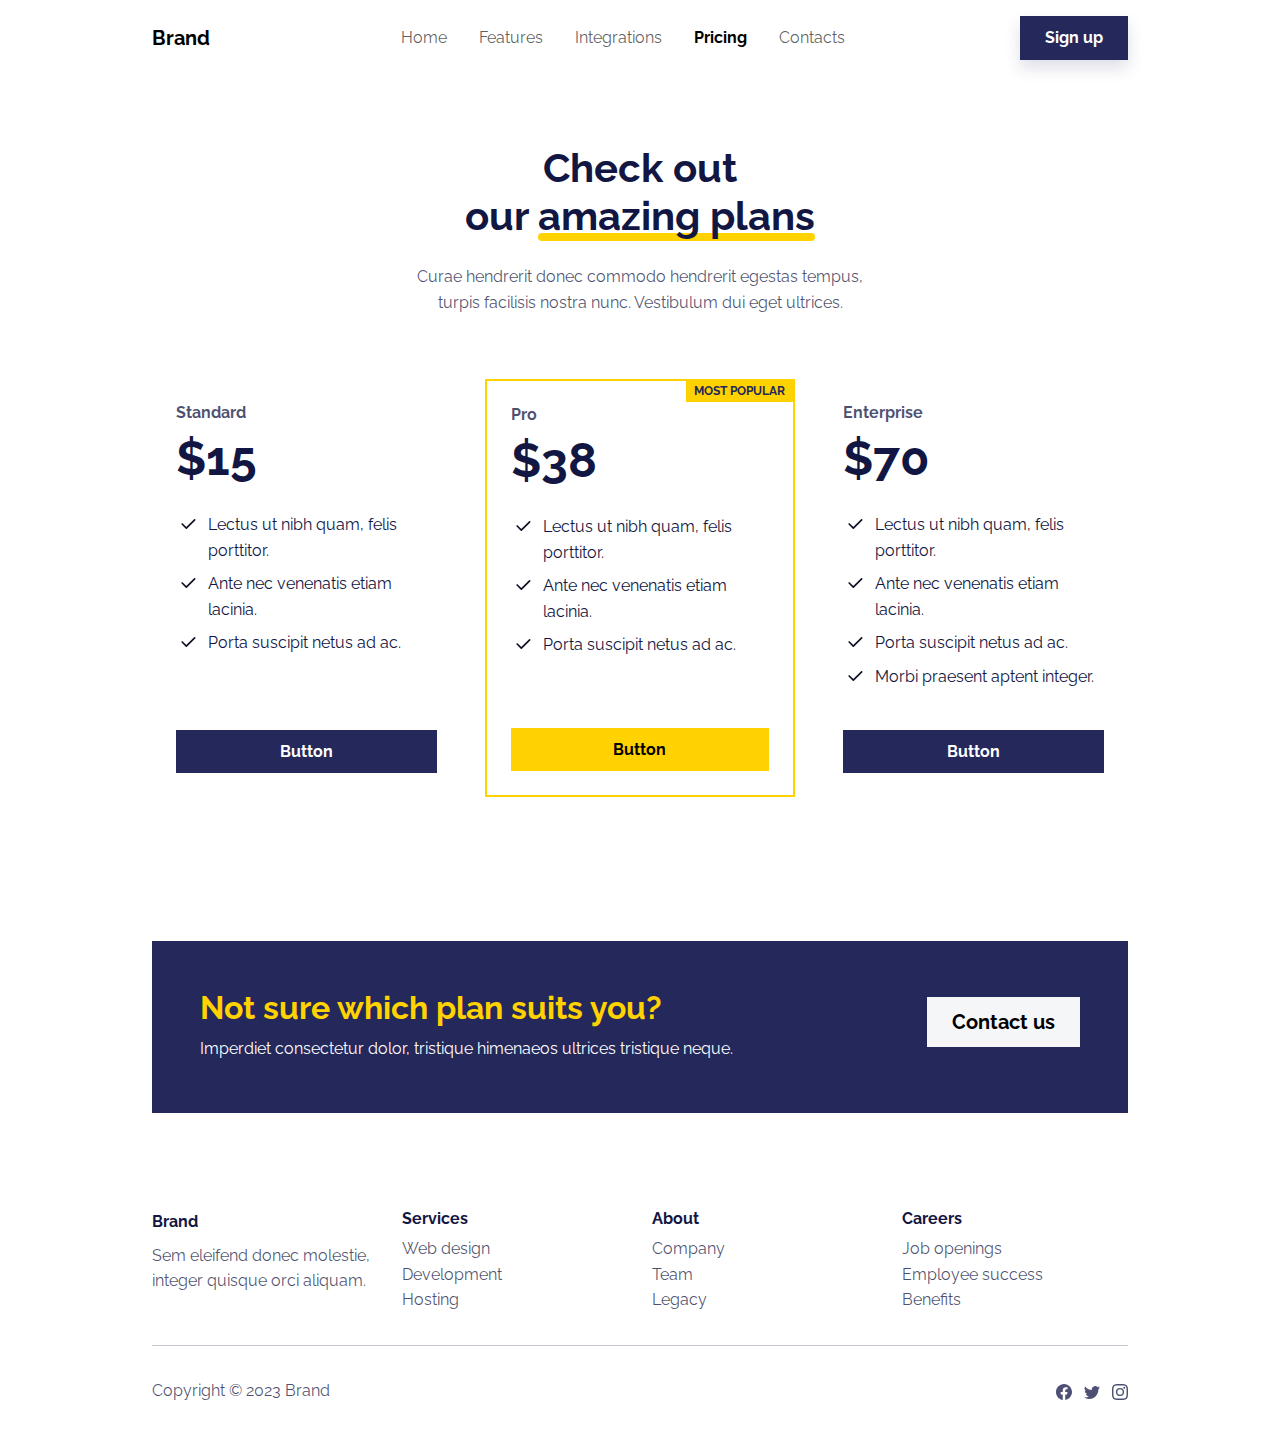
<file: pricing.html>
<!DOCTYPE html>
<html data-bs-theme="light" lang="en">

<head>
    <meta charset="utf-8">
    <meta name="viewport" content="width=device-width, initial-scale=1.0, shrink-to-fit=no">
    <title>Pricing - Brand</title>
    <link rel="stylesheet" href="assets/bootstrap/css/bootstrap.min.css">
    <link rel="stylesheet" href="assets/css/styles.min.css">
</head>

<body>
    <nav class="navbar navbar-light navbar-expand-md fixed-top navbar-shrink py-3" id="mainNav">
        <div class="container"><a class="navbar-brand d-flex align-items-center" href="/"><span>Brand</span></a><button data-bs-toggle="collapse" class="navbar-toggler" data-bs-target="#navcol-1"><span class="visually-hidden">Toggle navigation</span><span class="navbar-toggler-icon"></span></button>
            <div class="collapse navbar-collapse" id="navcol-1">
                <ul class="navbar-nav mx-auto">
                    <li class="nav-item"><a class="nav-link" href="index.html">Home</a></li>
                    <li class="nav-item"><a class="nav-link" href="features.html">Features</a></li>
                    <li class="nav-item"><a class="nav-link" href="integrations.html">Integrations</a></li>
                    <li class="nav-item"><a class="nav-link active" href="pricing.html">Pricing</a></li>
                    <li class="nav-item"><a class="nav-link" href="contacts.html">Contacts</a></li>
                </ul><a class="btn btn-primary shadow" role="button" href="signup.html">Sign up</a>
            </div>
        </div>
    </nav>
    <section class="py-5 mt-5">
        <div class="container py-4 py-xl-5">
            <div class="row mb-5">
                <div class="col-md-8 col-xl-6 text-center mx-auto">
                    <h2 class="display-6 fw-bold mb-4">Check out<br>our <span class="underline">amazing plans</span></h2>
                    <p class="text-muted">Curae hendrerit donec commodo hendrerit egestas tempus, turpis facilisis nostra nunc. Vestibulum dui eget ultrices.</p>
                </div>
            </div>
            <div class="row gy-4 row-cols-1 row-cols-md-2 row-cols-lg-3">
                <div class="col">
                    <div class="card border-0 h-100">
                        <div class="card-body d-flex flex-column justify-content-between p-4">
                            <div>
                                <h6 class="fw-bold text-muted">Standard</h6>
                                <h4 class="display-5 fw-bold mb-4">$15</h4>
                                <ul class="list-unstyled">
                                    <li class="d-flex mb-2"><span class="bs-icon-xs bs-icon-rounded bs-icon me-2"><svg xmlns="http://www.w3.org/2000/svg" width="1em" height="1em" viewBox="0 0 24 24" stroke-width="2" stroke="currentColor" fill="none" stroke-linecap="round" stroke-linejoin="round" class="icon icon-tabler icon-tabler-check fs-5 text-primary-emphasis">
                                                <path stroke="none" d="M0 0h24v24H0z" fill="none"></path>
                                                <path d="M5 12l5 5l10 -10"></path>
                                            </svg></span><span>Lectus ut nibh quam, felis porttitor.</span></li>
                                    <li class="d-flex mb-2"><span class="bs-icon-xs bs-icon-rounded bs-icon me-2"><svg xmlns="http://www.w3.org/2000/svg" width="1em" height="1em" viewBox="0 0 24 24" stroke-width="2" stroke="currentColor" fill="none" stroke-linecap="round" stroke-linejoin="round" class="icon icon-tabler icon-tabler-check fs-5 text-primary-emphasis">
                                                <path stroke="none" d="M0 0h24v24H0z" fill="none"></path>
                                                <path d="M5 12l5 5l10 -10"></path>
                                            </svg></span><span>Ante nec venenatis etiam lacinia.</span></li>
                                    <li class="d-flex mb-2"><span class="bs-icon-xs bs-icon-rounded bs-icon me-2"><svg xmlns="http://www.w3.org/2000/svg" width="1em" height="1em" viewBox="0 0 24 24" stroke-width="2" stroke="currentColor" fill="none" stroke-linecap="round" stroke-linejoin="round" class="icon icon-tabler icon-tabler-check fs-5 text-primary-emphasis">
                                                <path stroke="none" d="M0 0h24v24H0z" fill="none"></path>
                                                <path d="M5 12l5 5l10 -10"></path>
                                            </svg></span><span>Porta suscipit netus ad ac.</span></li>
                                </ul>
                            </div><a class="btn btn-primary" role="button" href="#">Button</a>
                        </div>
                    </div>
                </div>
                <div class="col">
                    <div class="card border-warning border-2 h-100">
                        <div class="card-body d-flex flex-column justify-content-between p-4"><span class="badge bg-warning position-absolute top-0 end-0 rounded-bottom-left text-uppercase text-primary">Most Popular</span>
                            <div>
                                <h6 class="fw-bold text-muted">Pro</h6>
                                <h4 class="display-5 fw-bold mb-4">$38</h4>
                                <ul class="list-unstyled">
                                    <li class="d-flex mb-2"><span class="bs-icon-xs bs-icon-rounded bs-icon me-2"><svg xmlns="http://www.w3.org/2000/svg" width="1em" height="1em" viewBox="0 0 24 24" stroke-width="2" stroke="currentColor" fill="none" stroke-linecap="round" stroke-linejoin="round" class="icon icon-tabler icon-tabler-check fs-5 text-primary-emphasis">
                                                <path stroke="none" d="M0 0h24v24H0z" fill="none"></path>
                                                <path d="M5 12l5 5l10 -10"></path>
                                            </svg></span><span>Lectus ut nibh quam, felis porttitor.</span></li>
                                    <li class="d-flex mb-2"><span class="bs-icon-xs bs-icon-rounded bs-icon me-2"><svg xmlns="http://www.w3.org/2000/svg" width="1em" height="1em" viewBox="0 0 24 24" stroke-width="2" stroke="currentColor" fill="none" stroke-linecap="round" stroke-linejoin="round" class="icon icon-tabler icon-tabler-check fs-5 text-primary-emphasis">
                                                <path stroke="none" d="M0 0h24v24H0z" fill="none"></path>
                                                <path d="M5 12l5 5l10 -10"></path>
                                            </svg></span><span>Ante nec venenatis etiam lacinia.</span></li>
                                    <li class="d-flex mb-2"><span class="bs-icon-xs bs-icon-rounded bs-icon me-2"><svg xmlns="http://www.w3.org/2000/svg" width="1em" height="1em" viewBox="0 0 24 24" stroke-width="2" stroke="currentColor" fill="none" stroke-linecap="round" stroke-linejoin="round" class="icon icon-tabler icon-tabler-check fs-5 text-primary-emphasis">
                                                <path stroke="none" d="M0 0h24v24H0z" fill="none"></path>
                                                <path d="M5 12l5 5l10 -10"></path>
                                            </svg></span><span>Porta suscipit netus ad ac.</span></li>
                                </ul>
                            </div><a class="btn btn-warning" role="button" href="#">Button</a>
                        </div>
                    </div>
                </div>
                <div class="col">
                    <div class="card border-0 h-100">
                        <div class="card-body d-flex flex-column justify-content-between p-4">
                            <div class="pb-4">
                                <h6 class="fw-bold text-muted">Enterprise</h6>
                                <h4 class="display-5 fw-bold mb-4">$70</h4>
                                <ul class="list-unstyled">
                                    <li class="d-flex mb-2"><span class="bs-icon-xs bs-icon-rounded bs-icon me-2"><svg xmlns="http://www.w3.org/2000/svg" width="1em" height="1em" viewBox="0 0 24 24" stroke-width="2" stroke="currentColor" fill="none" stroke-linecap="round" stroke-linejoin="round" class="icon icon-tabler icon-tabler-check fs-5 text-primary-emphasis">
                                                <path stroke="none" d="M0 0h24v24H0z" fill="none"></path>
                                                <path d="M5 12l5 5l10 -10"></path>
                                            </svg></span><span>Lectus ut nibh quam, felis porttitor.</span></li>
                                    <li class="d-flex mb-2"><span class="bs-icon-xs bs-icon-rounded bs-icon me-2"><svg xmlns="http://www.w3.org/2000/svg" width="1em" height="1em" viewBox="0 0 24 24" stroke-width="2" stroke="currentColor" fill="none" stroke-linecap="round" stroke-linejoin="round" class="icon icon-tabler icon-tabler-check fs-5 text-primary-emphasis">
                                                <path stroke="none" d="M0 0h24v24H0z" fill="none"></path>
                                                <path d="M5 12l5 5l10 -10"></path>
                                            </svg></span><span>Ante nec venenatis etiam lacinia.</span></li>
                                    <li class="d-flex mb-2"><span class="bs-icon-xs bs-icon-rounded bs-icon me-2"><svg xmlns="http://www.w3.org/2000/svg" width="1em" height="1em" viewBox="0 0 24 24" stroke-width="2" stroke="currentColor" fill="none" stroke-linecap="round" stroke-linejoin="round" class="icon icon-tabler icon-tabler-check fs-5 text-primary-emphasis">
                                                <path stroke="none" d="M0 0h24v24H0z" fill="none"></path>
                                                <path d="M5 12l5 5l10 -10"></path>
                                            </svg></span><span>Porta suscipit netus ad ac.</span></li>
                                    <li class="d-flex mb-2"><span class="bs-icon-xs bs-icon-rounded bs-icon me-2"><svg xmlns="http://www.w3.org/2000/svg" width="1em" height="1em" viewBox="0 0 24 24" stroke-width="2" stroke="currentColor" fill="none" stroke-linecap="round" stroke-linejoin="round" class="icon icon-tabler icon-tabler-check fs-5 text-primary-emphasis">
                                                <path stroke="none" d="M0 0h24v24H0z" fill="none"></path>
                                                <path d="M5 12l5 5l10 -10"></path>
                                            </svg></span><span>Morbi praesent aptent integer.</span></li>
                                </ul>
                            </div><a class="btn btn-primary" role="button" href="#">Button</a>
                        </div>
                    </div>
                </div>
            </div>
        </div>
    </section>
    <section class="py-4 py-xl-5">
        <div class="container">
            <div class="text-white bg-primary border rounded border-0 border-primary d-flex flex-column justify-content-between flex-lg-row p-4 p-md-5">
                <div class="pb-2 pb-lg-1">
                    <h2 class="fw-bold text-warning mb-2">Not sure which plan suits you?</h2>
                    <p class="mb-0">Imperdiet consectetur dolor, tristique himenaeos ultrices tristique neque.</p>
                </div>
                <div class="my-2"><a class="btn btn-light fs-5 py-2 px-4" role="button" href="contacts.html">Contact us</a></div>
            </div>
        </div>
    </section>
    <footer>
        <div class="container py-4 py-lg-5">
            <div class="row row-cols-2 row-cols-md-4">
                <div class="col-12 col-md-3">
                    <div class="fw-bold d-flex align-items-center mb-2"><span>Brand</span></div>
                    <p class="text-muted">Sem eleifend donec molestie, integer quisque orci aliquam.</p>
                </div>
                <div class="col-sm-4 col-md-3 text-lg-start d-flex flex-column">
                    <h3 class="fs-6 fw-bold">Services</h3>
                    <ul class="list-unstyled">
                        <li><a href="#">Web design</a></li>
                        <li><a href="#">Development</a></li>
                        <li><a href="#">Hosting</a></li>
                    </ul>
                </div>
                <div class="col-sm-4 col-md-3 text-lg-start d-flex flex-column">
                    <h3 class="fs-6 fw-bold">About</h3>
                    <ul class="list-unstyled">
                        <li><a href="#">Company</a></li>
                        <li><a href="#">Team</a></li>
                        <li><a href="#">Legacy</a></li>
                    </ul>
                </div>
                <div class="col-sm-4 col-md-3 text-lg-start d-flex flex-column">
                    <h3 class="fs-6 fw-bold">Careers</h3>
                    <ul class="list-unstyled">
                        <li><a href="#">Job openings</a></li>
                        <li><a href="#">Employee success</a></li>
                        <li><a href="#">Benefits</a></li>
                    </ul>
                </div>
            </div>
            <hr>
            <div class="text-muted d-flex justify-content-between align-items-center pt-3">
                <p class="mb-0">Copyright © 2023 Brand</p>
                <ul class="list-inline mb-0">
                    <li class="list-inline-item"><svg xmlns="http://www.w3.org/2000/svg" width="1em" height="1em" fill="currentColor" viewBox="0 0 16 16" class="bi bi-facebook">
                            <path d="M16 8.049c0-4.446-3.582-8.05-8-8.05C3.58 0-.002 3.603-.002 8.05c0 4.017 2.926 7.347 6.75 7.951v-5.625h-2.03V8.05H6.75V6.275c0-2.017 1.195-3.131 3.022-3.131.876 0 1.791.157 1.791.157v1.98h-1.009c-.993 0-1.303.621-1.303 1.258v1.51h2.218l-.354 2.326H9.25V16c3.824-.604 6.75-3.934 6.75-7.951z"></path>
                        </svg></li>
                    <li class="list-inline-item"><svg xmlns="http://www.w3.org/2000/svg" width="1em" height="1em" fill="currentColor" viewBox="0 0 16 16" class="bi bi-twitter">
                            <path d="M5.026 15c6.038 0 9.341-5.003 9.341-9.334 0-.14 0-.282-.006-.422A6.685 6.685 0 0 0 16 3.542a6.658 6.658 0 0 1-1.889.518 3.301 3.301 0 0 0 1.447-1.817 6.533 6.533 0 0 1-2.087.793A3.286 3.286 0 0 0 7.875 6.03a9.325 9.325 0 0 1-6.767-3.429 3.289 3.289 0 0 0 1.018 4.382A3.323 3.323 0 0 1 .64 6.575v.045a3.288 3.288 0 0 0 2.632 3.218 3.203 3.203 0 0 1-.865.115 3.23 3.23 0 0 1-.614-.057 3.283 3.283 0 0 0 3.067 2.277A6.588 6.588 0 0 1 .78 13.58a6.32 6.32 0 0 1-.78-.045A9.344 9.344 0 0 0 5.026 15z"></path>
                        </svg></li>
                    <li class="list-inline-item"><svg xmlns="http://www.w3.org/2000/svg" width="1em" height="1em" fill="currentColor" viewBox="0 0 16 16" class="bi bi-instagram">
                            <path d="M8 0C5.829 0 5.556.01 4.703.048 3.85.088 3.269.222 2.76.42a3.917 3.917 0 0 0-1.417.923A3.927 3.927 0 0 0 .42 2.76C.222 3.268.087 3.85.048 4.7.01 5.555 0 5.827 0 8.001c0 2.172.01 2.444.048 3.297.04.852.174 1.433.372 1.942.205.526.478.972.923 1.417.444.445.89.719 1.416.923.51.198 1.09.333 1.942.372C5.555 15.99 5.827 16 8 16s2.444-.01 3.298-.048c.851-.04 1.434-.174 1.943-.372a3.916 3.916 0 0 0 1.416-.923c.445-.445.718-.891.923-1.417.197-.509.332-1.09.372-1.942C15.99 10.445 16 10.173 16 8s-.01-2.445-.048-3.299c-.04-.851-.175-1.433-.372-1.941a3.926 3.926 0 0 0-.923-1.417A3.911 3.911 0 0 0 13.24.42c-.51-.198-1.092-.333-1.943-.372C10.443.01 10.172 0 7.998 0h.003zm-.717 1.442h.718c2.136 0 2.389.007 3.232.046.78.035 1.204.166 1.486.275.373.145.64.319.92.599.28.28.453.546.598.92.11.281.24.705.275 1.485.039.843.047 1.096.047 3.231s-.008 2.389-.047 3.232c-.035.78-.166 1.203-.275 1.485a2.47 2.47 0 0 1-.599.919c-.28.28-.546.453-.92.598-.28.11-.704.24-1.485.276-.843.038-1.096.047-3.232.047s-2.39-.009-3.233-.047c-.78-.036-1.203-.166-1.485-.276a2.478 2.478 0 0 1-.92-.598 2.48 2.48 0 0 1-.6-.92c-.109-.281-.24-.705-.275-1.485-.038-.843-.046-1.096-.046-3.233 0-2.136.008-2.388.046-3.231.036-.78.166-1.204.276-1.486.145-.373.319-.64.599-.92.28-.28.546-.453.92-.598.282-.11.705-.24 1.485-.276.738-.034 1.024-.044 2.515-.045v.002zm4.988 1.328a.96.96 0 1 0 0 1.92.96.96 0 0 0 0-1.92zm-4.27 1.122a4.109 4.109 0 1 0 0 8.217 4.109 4.109 0 0 0 0-8.217zm0 1.441a2.667 2.667 0 1 1 0 5.334 2.667 2.667 0 0 1 0-5.334z"></path>
                        </svg></li>
                </ul>
            </div>
        </div>
    </footer>
    <script src="assets/bootstrap/js/bootstrap.min.js"></script>
    <script src="assets/js/script.min.js"></script>
</body>

</html>
</file>
<file: assets/css/styles.min.css>
@font-face{font-family:Raleway;src:url(../../assets/fonts/1Ptsg8zYS_SKggPNyCg4QIFqPfE.woff2) format('woff2');font-weight:300;font-style:italic;font-display:swap;unicode-range:U+0460-052F,U+1C80-1C88,U+20B4,U+2DE0-2DFF,U+A640-A69F,U+FE2E-FE2F}@font-face{font-family:Raleway;src:url(../../assets/fonts/1Ptsg8zYS_SKggPNyCg4SYFqPfE.woff2) format('woff2');font-weight:300;font-style:italic;font-display:swap;unicode-range:U+0301,U+0400-045F,U+0490-0491,U+04B0-04B1,U+2116}@font-face{font-family:Raleway;src:url(../../assets/fonts/1Ptsg8zYS_SKggPNyCg4QoFqPfE.woff2) format('woff2');font-weight:300;font-style:italic;font-display:swap;unicode-range:U+0102-0103,U+0110-0111,U+0128-0129,U+0168-0169,U+01A0-01A1,U+01AF-01B0,U+0300-0301,U+0303-0304,U+0308-0309,U+0323,U+0329,U+1EA0-1EF9,U+20AB}@font-face{font-family:Raleway;src:url(../../assets/fonts/1Ptsg8zYS_SKggPNyCg4Q4FqPfE.woff2) format('woff2');font-weight:300;font-style:italic;font-display:swap;unicode-range:U+0100-02AF,U+0304,U+0308,U+0329,U+1E00-1E9F,U+1EF2-1EFF,U+2020,U+20A0-20AB,U+20AD-20CF,U+2113,U+2C60-2C7F,U+A720-A7FF}@font-face{font-family:Raleway;src:url(../../assets/fonts/1Ptsg8zYS_SKggPNyCg4TYFq.woff2) format('woff2');font-weight:300;font-style:italic;font-display:swap;unicode-range:U+0000-00FF,U+0131,U+0152-0153,U+02BB-02BC,U+02C6,U+02DA,U+02DC,U+0304,U+0308,U+0329,U+2000-206F,U+2074,U+20AC,U+2122,U+2191,U+2193,U+2212,U+2215,U+FEFF,U+FFFD}@font-face{font-family:Raleway;src:url(../../assets/fonts/1Ptsg8zYS_SKggPNyCg4QIFqPfE.woff2) format('woff2');font-weight:400;font-style:italic;font-display:swap;unicode-range:U+0460-052F,U+1C80-1C88,U+20B4,U+2DE0-2DFF,U+A640-A69F,U+FE2E-FE2F}@font-face{font-family:Raleway;src:url(../../assets/fonts/1Ptsg8zYS_SKggPNyCg4SYFqPfE.woff2) format('woff2');font-weight:400;font-style:italic;font-display:swap;unicode-range:U+0301,U+0400-045F,U+0490-0491,U+04B0-04B1,U+2116}@font-face{font-family:Raleway;src:url(../../assets/fonts/1Ptsg8zYS_SKggPNyCg4QoFqPfE.woff2) format('woff2');font-weight:400;font-style:italic;font-display:swap;unicode-range:U+0102-0103,U+0110-0111,U+0128-0129,U+0168-0169,U+01A0-01A1,U+01AF-01B0,U+0300-0301,U+0303-0304,U+0308-0309,U+0323,U+0329,U+1EA0-1EF9,U+20AB}@font-face{font-family:Raleway;src:url(../../assets/fonts/1Ptsg8zYS_SKggPNyCg4Q4FqPfE.woff2) format('woff2');font-weight:400;font-style:italic;font-display:swap;unicode-range:U+0100-02AF,U+0304,U+0308,U+0329,U+1E00-1E9F,U+1EF2-1EFF,U+2020,U+20A0-20AB,U+20AD-20CF,U+2113,U+2C60-2C7F,U+A720-A7FF}@font-face{font-family:Raleway;src:url(../../assets/fonts/1Ptsg8zYS_SKggPNyCg4TYFq.woff2) format('woff2');font-weight:400;font-style:italic;font-display:swap;unicode-range:U+0000-00FF,U+0131,U+0152-0153,U+02BB-02BC,U+02C6,U+02DA,U+02DC,U+0304,U+0308,U+0329,U+2000-206F,U+2074,U+20AC,U+2122,U+2191,U+2193,U+2212,U+2215,U+FEFF,U+FFFD}@font-face{font-family:Raleway;src:url(../../assets/fonts/1Ptsg8zYS_SKggPNyCg4QIFqPfE.woff2) format('woff2');font-weight:600;font-style:italic;font-display:swap;unicode-range:U+0460-052F,U+1C80-1C88,U+20B4,U+2DE0-2DFF,U+A640-A69F,U+FE2E-FE2F}@font-face{font-family:Raleway;src:url(../../assets/fonts/1Ptsg8zYS_SKggPNyCg4SYFqPfE.woff2) format('woff2');font-weight:600;font-style:italic;font-display:swap;unicode-range:U+0301,U+0400-045F,U+0490-0491,U+04B0-04B1,U+2116}@font-face{font-family:Raleway;src:url(../../assets/fonts/1Ptsg8zYS_SKggPNyCg4QoFqPfE.woff2) format('woff2');font-weight:600;font-style:italic;font-display:swap;unicode-range:U+0102-0103,U+0110-0111,U+0128-0129,U+0168-0169,U+01A0-01A1,U+01AF-01B0,U+0300-0301,U+0303-0304,U+0308-0309,U+0323,U+0329,U+1EA0-1EF9,U+20AB}@font-face{font-family:Raleway;src:url(../../assets/fonts/1Ptsg8zYS_SKggPNyCg4Q4FqPfE.woff2) format('woff2');font-weight:600;font-style:italic;font-display:swap;unicode-range:U+0100-02AF,U+0304,U+0308,U+0329,U+1E00-1E9F,U+1EF2-1EFF,U+2020,U+20A0-20AB,U+20AD-20CF,U+2113,U+2C60-2C7F,U+A720-A7FF}@font-face{font-family:Raleway;src:url(../../assets/fonts/1Ptsg8zYS_SKggPNyCg4TYFq.woff2) format('woff2');font-weight:600;font-style:italic;font-display:swap;unicode-range:U+0000-00FF,U+0131,U+0152-0153,U+02BB-02BC,U+02C6,U+02DA,U+02DC,U+0304,U+0308,U+0329,U+2000-206F,U+2074,U+20AC,U+2122,U+2191,U+2193,U+2212,U+2215,U+FEFF,U+FFFD}@font-face{font-family:Raleway;src:url(../../assets/fonts/1Ptsg8zYS_SKggPNyCg4QIFqPfE.woff2) format('woff2');font-weight:700;font-style:italic;font-display:swap;unicode-range:U+0460-052F,U+1C80-1C88,U+20B4,U+2DE0-2DFF,U+A640-A69F,U+FE2E-FE2F}@font-face{font-family:Raleway;src:url(../../assets/fonts/1Ptsg8zYS_SKggPNyCg4SYFqPfE.woff2) format('woff2');font-weight:700;font-style:italic;font-display:swap;unicode-range:U+0301,U+0400-045F,U+0490-0491,U+04B0-04B1,U+2116}@font-face{font-family:Raleway;src:url(../../assets/fonts/1Ptsg8zYS_SKggPNyCg4QoFqPfE.woff2) format('woff2');font-weight:700;font-style:italic;font-display:swap;unicode-range:U+0102-0103,U+0110-0111,U+0128-0129,U+0168-0169,U+01A0-01A1,U+01AF-01B0,U+0300-0301,U+0303-0304,U+0308-0309,U+0323,U+0329,U+1EA0-1EF9,U+20AB}@font-face{font-family:Raleway;src:url(../../assets/fonts/1Ptsg8zYS_SKggPNyCg4Q4FqPfE.woff2) format('woff2');font-weight:700;font-style:italic;font-display:swap;unicode-range:U+0100-02AF,U+0304,U+0308,U+0329,U+1E00-1E9F,U+1EF2-1EFF,U+2020,U+20A0-20AB,U+20AD-20CF,U+2113,U+2C60-2C7F,U+A720-A7FF}@font-face{font-family:Raleway;src:url(../../assets/fonts/1Ptsg8zYS_SKggPNyCg4TYFq.woff2) format('woff2');font-weight:700;font-style:italic;font-display:swap;unicode-range:U+0000-00FF,U+0131,U+0152-0153,U+02BB-02BC,U+02C6,U+02DA,U+02DC,U+0304,U+0308,U+0329,U+2000-206F,U+2074,U+20AC,U+2122,U+2191,U+2193,U+2212,U+2215,U+FEFF,U+FFFD}@font-face{font-family:Raleway;src:url(../../assets/fonts/1Ptsg8zYS_SKggPNyCg4QIFqPfE.woff2) format('woff2');font-weight:800;font-style:italic;font-display:swap;unicode-range:U+0460-052F,U+1C80-1C88,U+20B4,U+2DE0-2DFF,U+A640-A69F,U+FE2E-FE2F}@font-face{font-family:Raleway;src:url(../../assets/fonts/1Ptsg8zYS_SKggPNyCg4SYFqPfE.woff2) format('woff2');font-weight:800;font-style:italic;font-display:swap;unicode-range:U+0301,U+0400-045F,U+0490-0491,U+04B0-04B1,U+2116}@font-face{font-family:Raleway;src:url(../../assets/fonts/1Ptsg8zYS_SKggPNyCg4QoFqPfE.woff2) format('woff2');font-weight:800;font-style:italic;font-display:swap;unicode-range:U+0102-0103,U+0110-0111,U+0128-0129,U+0168-0169,U+01A0-01A1,U+01AF-01B0,U+0300-0301,U+0303-0304,U+0308-0309,U+0323,U+0329,U+1EA0-1EF9,U+20AB}@font-face{font-family:Raleway;src:url(../../assets/fonts/1Ptsg8zYS_SKggPNyCg4Q4FqPfE.woff2) format('woff2');font-weight:800;font-style:italic;font-display:swap;unicode-range:U+0100-02AF,U+0304,U+0308,U+0329,U+1E00-1E9F,U+1EF2-1EFF,U+2020,U+20A0-20AB,U+20AD-20CF,U+2113,U+2C60-2C7F,U+A720-A7FF}@font-face{font-family:Raleway;src:url(../../assets/fonts/1Ptsg8zYS_SKggPNyCg4TYFq.woff2) format('woff2');font-weight:800;font-style:italic;font-display:swap;unicode-range:U+0000-00FF,U+0131,U+0152-0153,U+02BB-02BC,U+02C6,U+02DA,U+02DC,U+0304,U+0308,U+0329,U+2000-206F,U+2074,U+20AC,U+2122,U+2191,U+2193,U+2212,U+2215,U+FEFF,U+FFFD}@font-face{font-family:Raleway;src:url(../../assets/fonts/1Ptug8zYS_SKggPNyCAIT5lu.woff2) format('woff2');font-weight:300;font-style:normal;font-display:swap;unicode-range:U+0460-052F,U+1C80-1C88,U+20B4,U+2DE0-2DFF,U+A640-A69F,U+FE2E-FE2F}@font-face{font-family:Raleway;src:url(../../assets/fonts/1Ptug8zYS_SKggPNyCkIT5lu.woff2) format('woff2');font-weight:300;font-style:normal;font-display:swap;unicode-range:U+0301,U+0400-045F,U+0490-0491,U+04B0-04B1,U+2116}@font-face{font-family:Raleway;src:url(../../assets/fonts/1Ptug8zYS_SKggPNyCIIT5lu.woff2) format('woff2');font-weight:300;font-style:normal;font-display:swap;unicode-range:U+0102-0103,U+0110-0111,U+0128-0129,U+0168-0169,U+01A0-01A1,U+01AF-01B0,U+0300-0301,U+0303-0304,U+0308-0309,U+0323,U+0329,U+1EA0-1EF9,U+20AB}@font-face{font-family:Raleway;src:url(../../assets/fonts/1Ptug8zYS_SKggPNyCMIT5lu.woff2) format('woff2');font-weight:300;font-style:normal;font-display:swap;unicode-range:U+0100-02AF,U+0304,U+0308,U+0329,U+1E00-1E9F,U+1EF2-1EFF,U+2020,U+20A0-20AB,U+20AD-20CF,U+2113,U+2C60-2C7F,U+A720-A7FF}@font-face{font-family:Raleway;src:url(../../assets/fonts/1Ptug8zYS_SKggPNyC0ITw.woff2) format('woff2');font-weight:300;font-style:normal;font-display:swap;unicode-range:U+0000-00FF,U+0131,U+0152-0153,U+02BB-02BC,U+02C6,U+02DA,U+02DC,U+0304,U+0308,U+0329,U+2000-206F,U+2074,U+20AC,U+2122,U+2191,U+2193,U+2212,U+2215,U+FEFF,U+FFFD}@font-face{font-family:Raleway;src:url(../../assets/fonts/1Ptug8zYS_SKggPNyCAIT5lu.woff2) format('woff2');font-weight:400;font-style:normal;font-display:swap;unicode-range:U+0460-052F,U+1C80-1C88,U+20B4,U+2DE0-2DFF,U+A640-A69F,U+FE2E-FE2F}@font-face{font-family:Raleway;src:url(../../assets/fonts/1Ptug8zYS_SKggPNyCkIT5lu.woff2) format('woff2');font-weight:400;font-style:normal;font-display:swap;unicode-range:U+0301,U+0400-045F,U+0490-0491,U+04B0-04B1,U+2116}@font-face{font-family:Raleway;src:url(../../assets/fonts/1Ptug8zYS_SKggPNyCIIT5lu.woff2) format('woff2');font-weight:400;font-style:normal;font-display:swap;unicode-range:U+0102-0103,U+0110-0111,U+0128-0129,U+0168-0169,U+01A0-01A1,U+01AF-01B0,U+0300-0301,U+0303-0304,U+0308-0309,U+0323,U+0329,U+1EA0-1EF9,U+20AB}@font-face{font-family:Raleway;src:url(../../assets/fonts/1Ptug8zYS_SKggPNyCMIT5lu.woff2) format('woff2');font-weight:400;font-style:normal;font-display:swap;unicode-range:U+0100-02AF,U+0304,U+0308,U+0329,U+1E00-1E9F,U+1EF2-1EFF,U+2020,U+20A0-20AB,U+20AD-20CF,U+2113,U+2C60-2C7F,U+A720-A7FF}@font-face{font-family:Raleway;src:url(../../assets/fonts/1Ptug8zYS_SKggPNyC0ITw.woff2) format('woff2');font-weight:400;font-style:normal;font-display:swap;unicode-range:U+0000-00FF,U+0131,U+0152-0153,U+02BB-02BC,U+02C6,U+02DA,U+02DC,U+0304,U+0308,U+0329,U+2000-206F,U+2074,U+20AC,U+2122,U+2191,U+2193,U+2212,U+2215,U+FEFF,U+FFFD}@font-face{font-family:Raleway;src:url(../../assets/fonts/1Ptug8zYS_SKggPNyCAIT5lu.woff2) format('woff2');font-weight:600;font-style:normal;font-display:swap;unicode-range:U+0460-052F,U+1C80-1C88,U+20B4,U+2DE0-2DFF,U+A640-A69F,U+FE2E-FE2F}@font-face{font-family:Raleway;src:url(../../assets/fonts/1Ptug8zYS_SKggPNyCkIT5lu.woff2) format('woff2');font-weight:600;font-style:normal;font-display:swap;unicode-range:U+0301,U+0400-045F,U+0490-0491,U+04B0-04B1,U+2116}@font-face{font-family:Raleway;src:url(../../assets/fonts/1Ptug8zYS_SKggPNyCIIT5lu.woff2) format('woff2');font-weight:600;font-style:normal;font-display:swap;unicode-range:U+0102-0103,U+0110-0111,U+0128-0129,U+0168-0169,U+01A0-01A1,U+01AF-01B0,U+0300-0301,U+0303-0304,U+0308-0309,U+0323,U+0329,U+1EA0-1EF9,U+20AB}@font-face{font-family:Raleway;src:url(../../assets/fonts/1Ptug8zYS_SKggPNyCMIT5lu.woff2) format('woff2');font-weight:600;font-style:normal;font-display:swap;unicode-range:U+0100-02AF,U+0304,U+0308,U+0329,U+1E00-1E9F,U+1EF2-1EFF,U+2020,U+20A0-20AB,U+20AD-20CF,U+2113,U+2C60-2C7F,U+A720-A7FF}@font-face{font-family:Raleway;src:url(../../assets/fonts/1Ptug8zYS_SKggPNyC0ITw.woff2) format('woff2');font-weight:600;font-style:normal;font-display:swap;unicode-range:U+0000-00FF,U+0131,U+0152-0153,U+02BB-02BC,U+02C6,U+02DA,U+02DC,U+0304,U+0308,U+0329,U+2000-206F,U+2074,U+20AC,U+2122,U+2191,U+2193,U+2212,U+2215,U+FEFF,U+FFFD}@font-face{font-family:Raleway;src:url(../../assets/fonts/1Ptug8zYS_SKggPNyCAIT5lu.woff2) format('woff2');font-weight:700;font-style:normal;font-display:swap;unicode-range:U+0460-052F,U+1C80-1C88,U+20B4,U+2DE0-2DFF,U+A640-A69F,U+FE2E-FE2F}@font-face{font-family:Raleway;src:url(../../assets/fonts/1Ptug8zYS_SKggPNyCkIT5lu.woff2) format('woff2');font-weight:700;font-style:normal;font-display:swap;unicode-range:U+0301,U+0400-045F,U+0490-0491,U+04B0-04B1,U+2116}@font-face{font-family:Raleway;src:url(../../assets/fonts/1Ptug8zYS_SKggPNyCIIT5lu.woff2) format('woff2');font-weight:700;font-style:normal;font-display:swap;unicode-range:U+0102-0103,U+0110-0111,U+0128-0129,U+0168-0169,U+01A0-01A1,U+01AF-01B0,U+0300-0301,U+0303-0304,U+0308-0309,U+0323,U+0329,U+1EA0-1EF9,U+20AB}@font-face{font-family:Raleway;src:url(../../assets/fonts/1Ptug8zYS_SKggPNyCMIT5lu.woff2) format('woff2');font-weight:700;font-style:normal;font-display:swap;unicode-range:U+0100-02AF,U+0304,U+0308,U+0329,U+1E00-1E9F,U+1EF2-1EFF,U+2020,U+20A0-20AB,U+20AD-20CF,U+2113,U+2C60-2C7F,U+A720-A7FF}@font-face{font-family:Raleway;src:url(../../assets/fonts/1Ptug8zYS_SKggPNyC0ITw.woff2) format('woff2');font-weight:700;font-style:normal;font-display:swap;unicode-range:U+0000-00FF,U+0131,U+0152-0153,U+02BB-02BC,U+02C6,U+02DA,U+02DC,U+0304,U+0308,U+0329,U+2000-206F,U+2074,U+20AC,U+2122,U+2191,U+2193,U+2212,U+2215,U+FEFF,U+FFFD}@font-face{font-family:Raleway;src:url(../../assets/fonts/1Ptug8zYS_SKggPNyCAIT5lu.woff2) format('woff2');font-weight:800;font-style:normal;font-display:swap;unicode-range:U+0460-052F,U+1C80-1C88,U+20B4,U+2DE0-2DFF,U+A640-A69F,U+FE2E-FE2F}@font-face{font-family:Raleway;src:url(../../assets/fonts/1Ptug8zYS_SKggPNyCkIT5lu.woff2) format('woff2');font-weight:800;font-style:normal;font-display:swap;unicode-range:U+0301,U+0400-045F,U+0490-0491,U+04B0-04B1,U+2116}@font-face{font-family:Raleway;src:url(../../assets/fonts/1Ptug8zYS_SKggPNyCIIT5lu.woff2) format('woff2');font-weight:800;font-style:normal;font-display:swap;unicode-range:U+0102-0103,U+0110-0111,U+0128-0129,U+0168-0169,U+01A0-01A1,U+01AF-01B0,U+0300-0301,U+0303-0304,U+0308-0309,U+0323,U+0329,U+1EA0-1EF9,U+20AB}@font-face{font-family:Raleway;src:url(../../assets/fonts/1Ptug8zYS_SKggPNyCMIT5lu.woff2) format('woff2');font-weight:800;font-style:normal;font-display:swap;unicode-range:U+0100-02AF,U+0304,U+0308,U+0329,U+1E00-1E9F,U+1EF2-1EFF,U+2020,U+20A0-20AB,U+20AD-20CF,U+2113,U+2C60-2C7F,U+A720-A7FF}@font-face{font-family:Raleway;src:url(../../assets/fonts/1Ptug8zYS_SKggPNyC0ITw.woff2) format('woff2');font-weight:800;font-style:normal;font-display:swap;unicode-range:U+0000-00FF,U+0131,U+0152-0153,U+02BB-02BC,U+02C6,U+02DA,U+02DC,U+0304,U+0308,U+0329,U+2000-206F,U+2074,U+20AC,U+2122,U+2191,U+2193,U+2212,U+2215,U+FEFF,U+FFFD}
</file>
